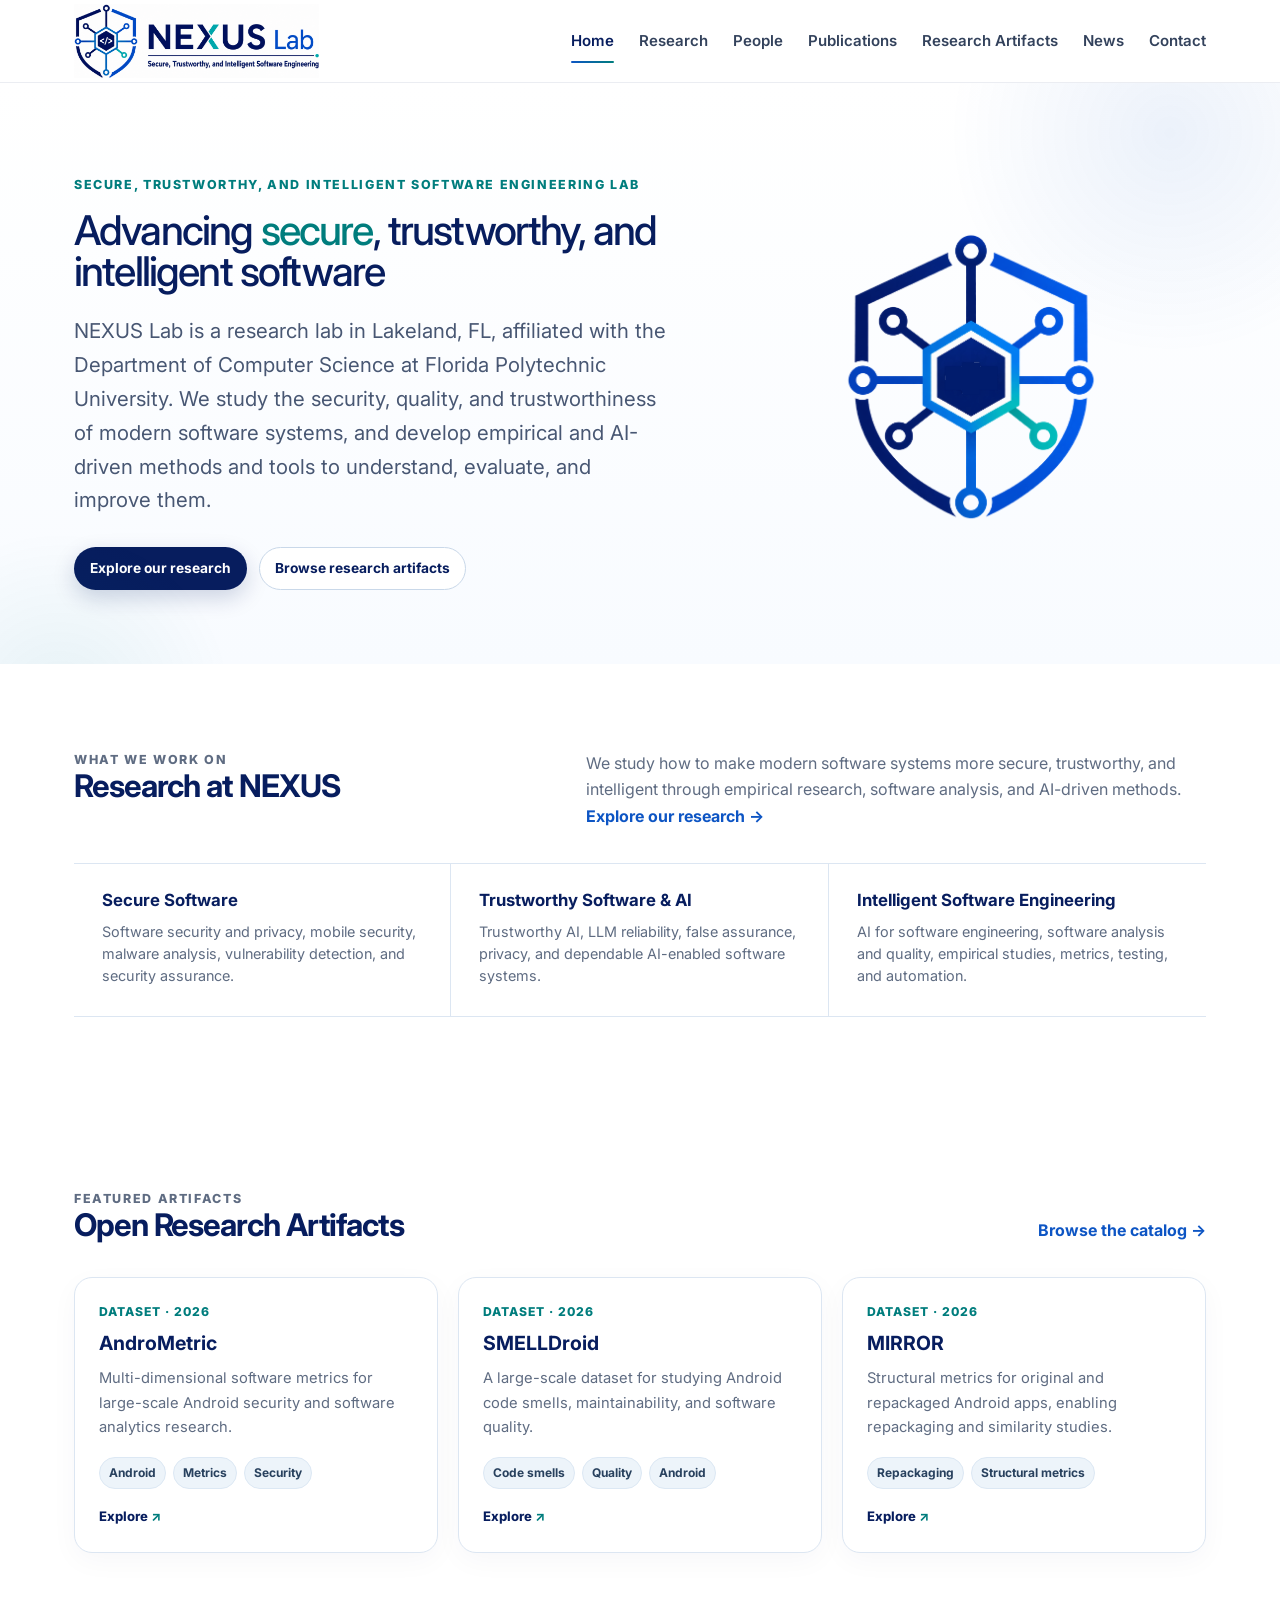
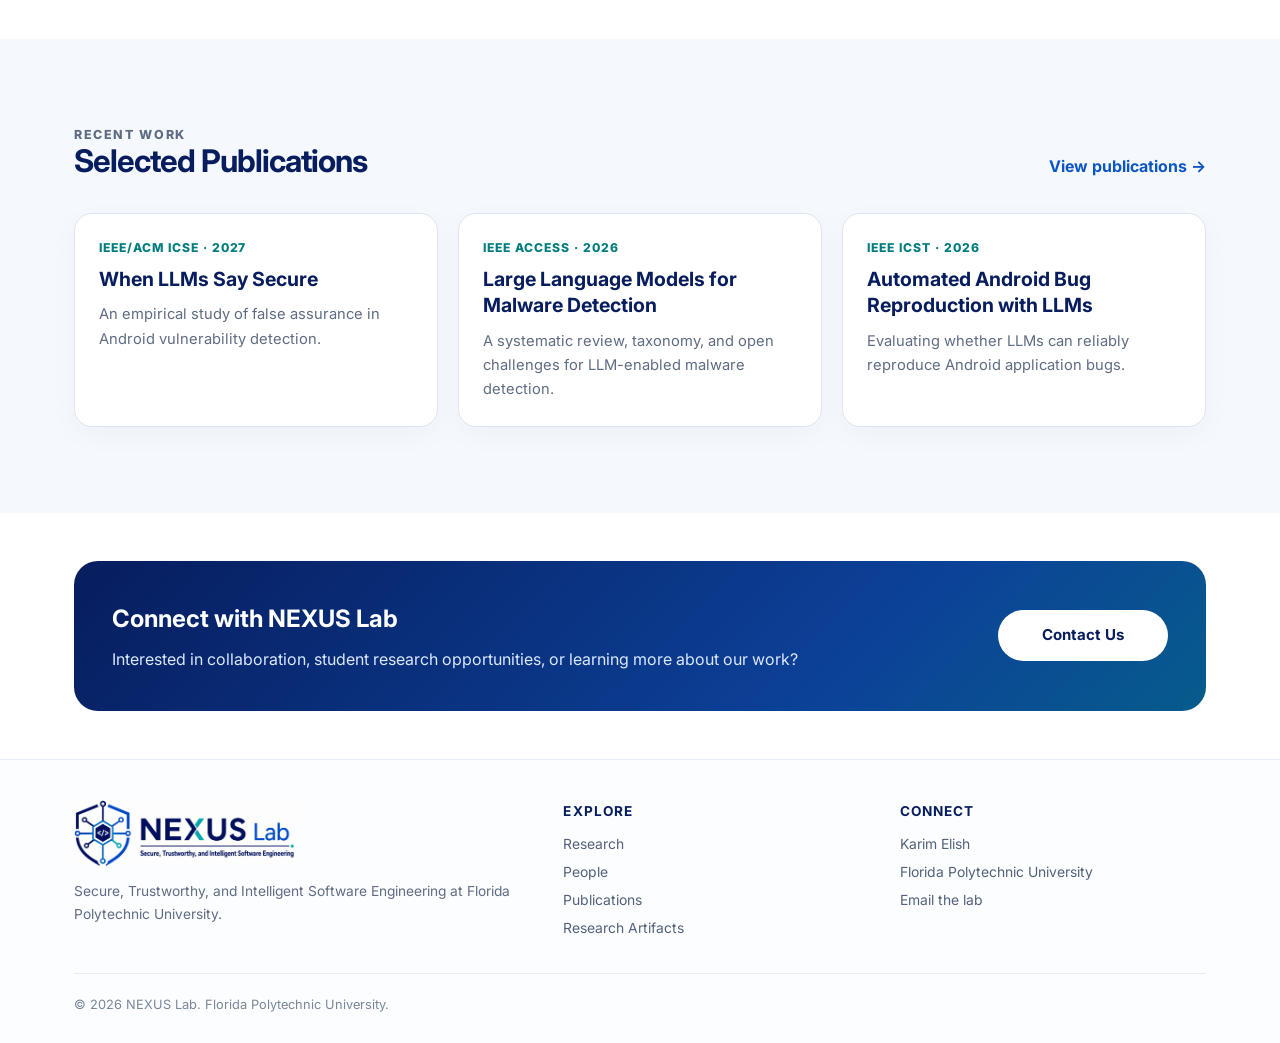
<file: index.html>
<!DOCTYPE html>

<html lang="en">
<head>
<!-- Google tag (gtag.js) -->
<script async="" src="https://www.googletagmanager.com/gtag/js?id=G-H16XZDQ11H"></script>
<script>
  window.dataLayer = window.dataLayer || [];
  function gtag(){dataLayer.push(arguments);}
  gtag('js', new Date());

  gtag('config', 'G-H16XZDQ11H');
</script>
<meta charset="utf-8"/>
<meta content="width=device-width, initial-scale=1" name="viewport"/>
<title>Home | NEXUS Lab</title>
<meta content="NEXUS Lab at Florida Polytechnic University: secure, trustworthy, and intelligent software engineering through empirical and AI-driven research." name="description"/>
<meta content="#071d5e" name="theme-color"/>
<link href="https://fonts.googleapis.com" rel="preconnect"/>
<link crossorigin="" href="https://fonts.gstatic.com" rel="preconnect"/>
<link href="https://fonts.googleapis.com/css2?family=Inter:wght@400;500;600;700;800&amp;display=swap" rel="stylesheet"/>
<link href="/assets/css/style.css" rel="stylesheet"/>
<link href="/assets/img/favicon.png" rel="icon"/>
<link href="/assets/img/favicon.png" rel="apple-touch-icon"/>
<style>
  /* Home page research overview: broad NEXUS pillars rather than
     repeating the detailed Research page taxonomy. */
  .research-areas-section .section-head {
    align-items: flex-start;
  }

  .home-research-pillars {
    display: grid;
    grid-template-columns: repeat(3, minmax(0, 1fr));
    margin-top: 8px;
    border-top: 1px solid var(--line);
    border-bottom: 1px solid var(--line);
  }

  .home-research-pillar {
    min-width: 0;
    padding: 26px 28px 28px;
    border-right: 1px solid var(--line);
  }

  .home-research-pillar:last-child {
    border-right: 0;
  }

  .home-research-pillar h3 {
    margin: 0 0 9px;
    color: var(--navy);
    font-size: 1.05rem;
    line-height: 1.3;
  }

  .home-research-pillar p {
    margin: 0;
    color: var(--muted);
    font-size: .9rem;
    line-height: 1.55;
  }

  @media (max-width: 900px) {
    .home-research-pillars {
      grid-template-columns: 1fr;
    }

    .home-research-pillar {
      padding: 20px 2px;
      border-right: 0;
      border-bottom: 1px solid var(--line);
    }

    .home-research-pillar:last-child {
      border-bottom: 0;
    }
  }


  /* Home page: compact version of the Research page area layout */
  .home-research-list {
    display: grid;
    grid-template-columns: repeat(3, minmax(0, 1fr));
    gap: 14px;
    margin-top: 6px;
  }

  .home-research-item {
    display: flex;
    align-items: center;
    justify-content: center;
    min-height: 104px;
    padding: 18px 22px;
    background: #fff;
    border: 1px solid var(--line);
    border-radius: 15px;
    text-align: center;
    transition: transform .18s ease, border-color .18s ease, box-shadow .18s ease;
  }


  .home-research-item:hover {
    transform: translateY(-2px);
    border-color: #c9d8e8;
    box-shadow: 0 10px 26px rgba(15, 35, 60, .05);
  }

  .home-research-icon {
    width: 54px;
    height: 54px;
    display: grid;
    place-items: center;
    border-radius: 13px;
    background: #f1f7fb;
    color: var(--blue);
    border: 1px solid #dce8f5;
  }

  .home-research-icon svg {
    width: 30px;
    height: 30px;
    fill: none;
    stroke: currentColor;
    stroke-width: 1.8;
    stroke-linecap: round;
    stroke-linejoin: round;
  }

  .home-research-item h3 {
    margin: 0;
    max-width: 100%;
    color: var(--navy);
    font-size: 1rem;
    line-height: 1.35;
    text-align: center;
  }

  /* Align the Research areas heading block with the top of its description. */
  .research-areas-section .section-head {
    align-items: flex-start;
  }

  @media (max-width: 1040px) {
    .home-research-list {
      grid-template-columns: repeat(2, minmax(0, 1fr));
    }
  }

  @media (max-width: 620px) {
    .home-research-list {
      grid-template-columns: 1fr;
    }

    .home-research-item {
      min-height: 78px;
      padding: 16px;
    }
  }
</style>
</head>
<body>
<a class="skip-link" href="#main">Skip to content</a>
<header class="site-header">
<div class="container nav-wrap">
<a aria-label="NEXUS Lab home" class="brand" href="/">
<img alt="NEXUS Lab — Secure, Trustworthy, and Intelligent Software Engineering" src="/assets/img/nexus-logo.png"/>
</a>
<button aria-expanded="false" aria-label="Toggle navigation" class="menu-toggle">
        ☰
      </button>
<nav aria-label="Primary navigation" class="nav">
<a class="active" href="/">Home</a>
<a href="/research/">Research</a>
<a href="/people/">People</a>
<a href="/publications/">Publications</a>
<a href="/artifacts/">Research Artifacts</a>
<a href="/news/">News</a>
<a href="/contact/">Contact</a>
</nav>
</div>
</header>
<main id="main">
<!-- HERO -->
<section class="hero">
<div class="container hero-grid">
<div>
<p class="eyebrow">Secure, Trustworthy, and Intelligent Software Engineering Lab</p>
<h1>
            Advancing <span>secure</span>, trustworthy, and intelligent software
          </h1>
<p class="lead">
          NEXUS Lab is a research lab in Lakeland, FL, affiliated with the Department of Computer Science at Florida Polytechnic University. 
            We study the security, quality, and trustworthiness of modern software systems, and develop empirical and AI-driven methods and tools 
            to understand, evaluate, and improve them.
          </p>
<div class="hero-actions">
<a class="btn btn-primary" href="/research/">
              Explore our research
            </a>
<a class="btn btn-secondary" href="/artifacts/">
              Browse research artifacts
            </a>
</div>
</div>
<div aria-hidden="true" class="hero-visual">
<div class="hero-emblem">
<img alt="" class="hero-emblem-base" src="/assets/img/favicon.png"/>
<span aria-hidden="true" class="hero-code-sequence">
<img alt="" class="code-erase" src="/assets/img/hero-animation/code-erase.png"/>
<img alt="" class="code-part code-left" src="/assets/img/hero-animation/code-left.png"/>
<img alt="" class="code-part code-slash" src="/assets/img/hero-animation/code-slash.png"/>
<img alt="" class="code-part code-right" src="/assets/img/hero-animation/code-right.png"/>
</span>
</div>
</div>
</div>
</section>
<!-- RESEARCH AREAS -->
<section class="section research-areas-section">
<div class="container">
<div class="section-head">
<div>
<p class="eyebrow">What we work on</p>
<h2>Research at NEXUS</h2>
</div>
<div>
<p>We study how to make modern software systems more secure, trustworthy, and intelligent through empirical research, software analysis, and AI-driven methods.</p>
<a class="text-link" href="/research/">Explore our research</a>
</div>
</div>
<div aria-label="NEXUS research pillars" class="home-research-pillars">
<article class="home-research-pillar">
<h3>Secure Software</h3>
<p>Software security and privacy, mobile security, malware analysis, vulnerability detection, and security assurance.</p>
</article>
<article class="home-research-pillar">
<h3>Trustworthy Software &amp; AI</h3>
<p>Trustworthy AI, LLM reliability, false assurance, privacy, and dependable AI-enabled software systems.</p>
</article>
<article class="home-research-pillar">
<h3>Intelligent Software Engineering</h3>
<p>AI for software engineering, software analysis and quality, empirical studies, metrics, testing, and automation.</p>
</article>
</div>
</div>
</section>
<!-- FEATURED ARTIFACTS -->
<section class="section">
<div class="container">
<div class="section-head">
<div>
<p class="eyebrow">Featured artifacts</p>
<h2>Open Research Artifacts</h2>
</div>
<a class="text-link" href="/artifacts/">Browse the catalog</a>
</div>
<div class="card-grid">
<article class="card">
<div class="card-kicker">Dataset · 2026</div>
<h3>AndroMetric</h3>
<p>
              Multi-dimensional software metrics for large-scale Android security and
              software analytics research.
            </p>
<div class="tags">
<span class="tag">Android</span>
<span class="tag">Metrics</span>
<span class="tag">Security</span>
</div>
<div class="card-actions">
<a class="mini-link" href="/artifacts/#andrometric">Explore</a>
</div>
</article>
<article class="card">
<div class="card-kicker">Dataset · 2026</div>
<h3>SMELLDroid</h3>
<p>
              A large-scale dataset for studying Android code smells, maintainability,
              and software quality.
            </p>
<div class="tags">
<span class="tag">Code smells</span>
<span class="tag">Quality</span>
<span class="tag">Android</span>
</div>
<div class="card-actions">
<a class="mini-link" href="/artifacts/#smelldroid">Explore</a>
</div>
</article>
<article class="card">
<div class="card-kicker">Dataset · 2026</div>
<h3>MIRROR</h3>
<p>
              Structural metrics for original and repackaged Android apps, enabling
              repackaging and similarity studies.
            </p>
<div class="tags">
<span class="tag">Repackaging</span>
<span class="tag">Structural metrics</span>
</div>
<div class="card-actions">
<a class="mini-link" href="/artifacts/#mirror">Explore</a>
</div>
</article>
</div>
</div>
</section>
<!-- RECENT WORK -->
<section class="section section-soft">
<div class="container">
<div class="section-head">
<div>
<p class="eyebrow">Recent work</p>
<h2>Selected Publications</h2>
</div>
<a class="text-link" href="/publications/">View publications</a>
</div>
<div class="card-grid">
<article class="card">
<div class="card-kicker">IEEE/ACM ICSE · 2027</div>
<h3>When LLMs Say Secure</h3>
<p>
              An empirical study of false assurance in Android vulnerability detection.
            </p>
</article>
<article class="card">
<div class="card-kicker">IEEE Access · 2026</div>
<h3>Large Language Models for Malware Detection</h3>
<p>
              A systematic review, taxonomy, and open challenges for LLM-enabled malware
              detection.
            </p>
</article>
<!-- <article class="card">
            <div class="card-kicker">IEEE ICSA · 2026</div>
            <h3>Security-Aware Architectural Smells in Android</h3>
            <p>
              Rethinking MVC violations through a security-aware architectural lens.
            </p>
          </article>-->
<article class="card">
<div class="card-kicker">IEEE ICST · 2026</div>
<h3>Automated Android Bug Reproduction with LLMs</h3>
<p>
              Evaluating whether LLMs can reliably reproduce Android application bugs.
            </p>
</article>
</div>
</div>
</section>
<!-- CLOSING CTA -->
<section class="cta">
<div class="container">
<div class="cta-box">
<div>
<h2>Connect with NEXUS Lab</h2>
<p>
          Interested in collaboration, student research opportunities, or learning more
          about our work?
        </p>
</div>
<div class="cta-actions">
<a class="btn" href="/contact/">Contact Us</a>
<!-- <a class="btn" href="/research/">Explore Our Research</a> -->
</div>
</div>
</div>
</section>
</main>
<footer class="site-footer">
<div class="container">
<div class="footer-grid">
<div class="footer-brand">
<img alt="NEXUS Lab" src="/assets/img/nexus-logo.png"/>
<p>
            Secure, Trustworthy, and Intelligent Software Engineering at
            Florida Polytechnic University.
          </p>
</div>
<div class="footer-col">
<h3>Explore</h3>
<a href="/research/">Research</a>
<a href="/people/">People</a>
<a href="/publications/">Publications</a>
<a href="/artifacts/">Research Artifacts</a>
</div>
<div class="footer-col">
<h3>Connect</h3>
<a href="https://karim-elish.github.io/" rel="noopener" target="_blank">
            Karim Elish
          </a>
<a href="https://floridapoly.edu/" rel="noopener" target="_blank">
            Florida Polytechnic University
          </a>
<a href="mailto:kelish@floridapoly.edu">Email the lab</a>
</div>
</div>
<div class="footer-bottom">
<span>© <span data-year=""></span> NEXUS Lab. Florida Polytechnic University.</span>
</div>
</div>
</footer>
<script src="/assets/js/site.js"></script>
</body>
</html>
</file>
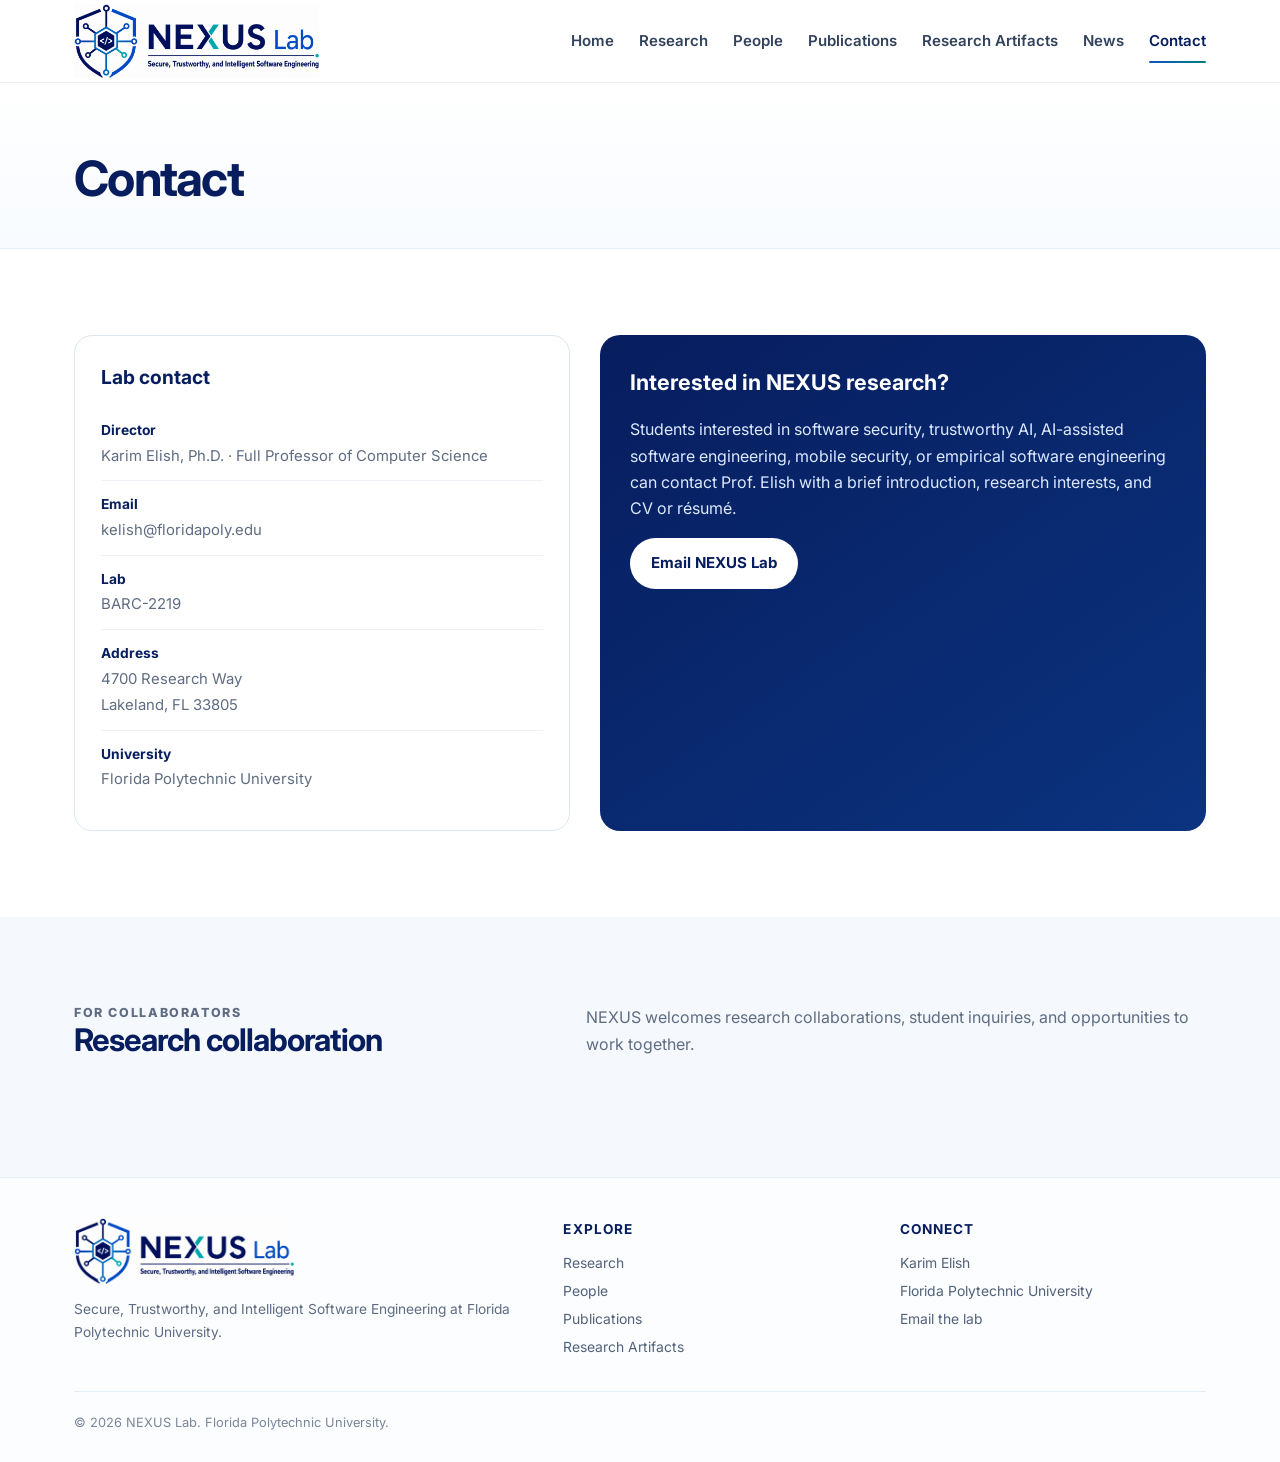
<file: contact/index.html>
<!doctype html><html lang="en"><head><meta charset="utf-8"><meta name="viewport" content="width=device-width,initial-scale=1"><title>Contact | NEXUS Lab</title><meta name="description" content="Contact NEXUS Lab at Florida Polytechnic University."><meta name="theme-color" content="#071d5e"><link rel="preconnect" href="https://fonts.googleapis.com"><link rel="preconnect" href="https://fonts.gstatic.com" crossorigin><link href="https://fonts.googleapis.com/css2?family=Inter:wght@400;500;600;700;800&display=swap" rel="stylesheet"><link rel="stylesheet" href="/assets/css/style.css"><link rel="icon" type="image/png" sizes="32x32" href="/assets/img/favicon.png">
<link rel="apple-touch-icon" href="/assets/img/favicon.png"></head><body><a class="skip-link" href="#main">Skip to content</a><header class="site-header"><div class="container nav-wrap"><a class="brand" href="/" aria-label="NEXUS Lab home"><img src="/assets/img/nexus-logo.png" alt="NEXUS Lab — Secure, Trustworthy, and Intelligent Software Engineering"></a><button class="menu-toggle" aria-label="Toggle navigation" aria-expanded="false">☰</button><nav class="nav" aria-label="Primary navigation"><a class="" href="/">Home</a><a class="" href="/research/">Research</a><a class="" href="/people/">People</a><a class="" href="/publications/">Publications</a><a class="" href="/artifacts/">Research Artifacts</a><a class="" href="/news/">News</a><a class="active" href="/contact/">Contact</a></nav></div></header><main id="main"><section class="page-hero"><div class="container"><h1>Contact</h1>
  <!-- <p>Connect with NEXUS Lab at Florida Polytechnic University.</p> -->
</div></section><section class="section"><div class="container"><div class="contact-grid"><div class="contact-card"><h2>Lab contact</h2><div class="contact-row"><strong>Director</strong><span>Karim Elish, Ph.D. · Full Professor of Computer Science</span></div><div class="contact-row"><strong>Email</strong><a href="mailto:kelish@floridapoly.edu">kelish@floridapoly.edu</a></div><div class="contact-row"><strong>Lab</strong><span>BARC-2219</span></div><div class="contact-row"><strong>Address</strong><span>4700 Research Way<br>Lakeland, FL 33805</span></div><div class="contact-row"><strong>University</strong><a href="https://floridapoly.edu/" target="_blank" rel="noopener">Florida Polytechnic University</a></div></div><div class="join-box"><h2>Interested in NEXUS research?</h2><p>Students interested in software security, trustworthy AI, AI-assisted software engineering, mobile security, or empirical software engineering can contact Prof. Elish with a brief introduction, research interests, and CV or résumé.</p><a class="btn" href="mailto:kelish@floridapoly.edu?subject=NEXUS%20Lab%20Research%20Interest">Email NEXUS Lab</a></div></div></div></section><section class="section section-soft"><div class="container"><div class="section-head"><div><p class="eyebrow">For collaborators</p><h2>Research collaboration</h2></div><p>NEXUS welcomes research collaborations, student inquiries, and opportunities to work together.</p></div></div></section></main><footer class="site-footer"><div class="container"><div class="footer-grid"><div class="footer-brand"><img src="/assets/img/nexus-logo.png" alt="NEXUS Lab"><p>Secure, Trustworthy, and Intelligent Software Engineering at Florida Polytechnic University.</p></div><div class="footer-col"><h3>Explore</h3><a href="/research/">Research</a><a href="/people/">People</a><a href="/publications/">Publications</a><a href="/artifacts/">Research Artifacts</a></div><div class="footer-col"><h3>Connect</h3><a href="https://karim-elish.github.io/" target="_blank" rel="noopener">Karim Elish</a><a href="https://floridapoly.edu/" target="_blank" rel="noopener">Florida Polytechnic University</a><a href="mailto:kelish@floridapoly.edu">Email the lab</a></div></div><div class="footer-bottom"><span>© <span data-year></span> NEXUS Lab. Florida Polytechnic University.</span></div></div></footer><script src="/assets/js/site.js"></script></body></html>
</file>
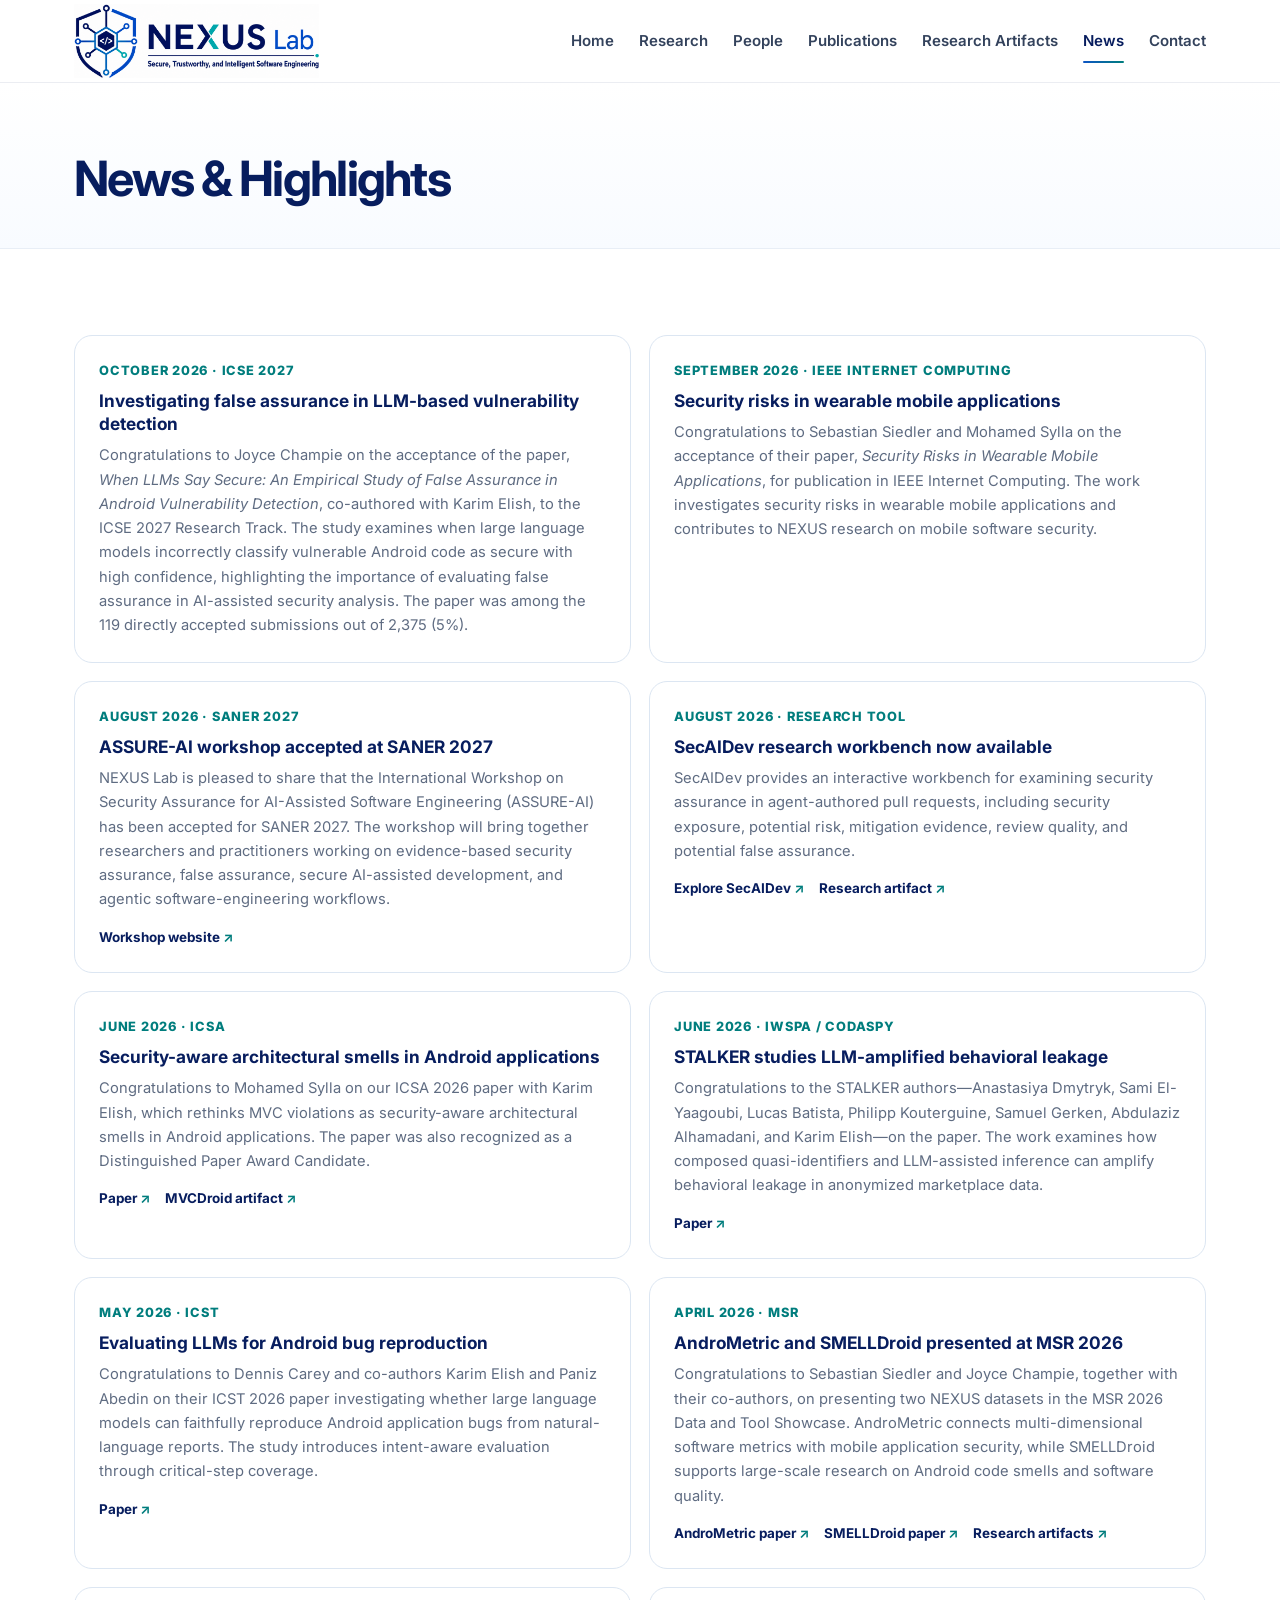
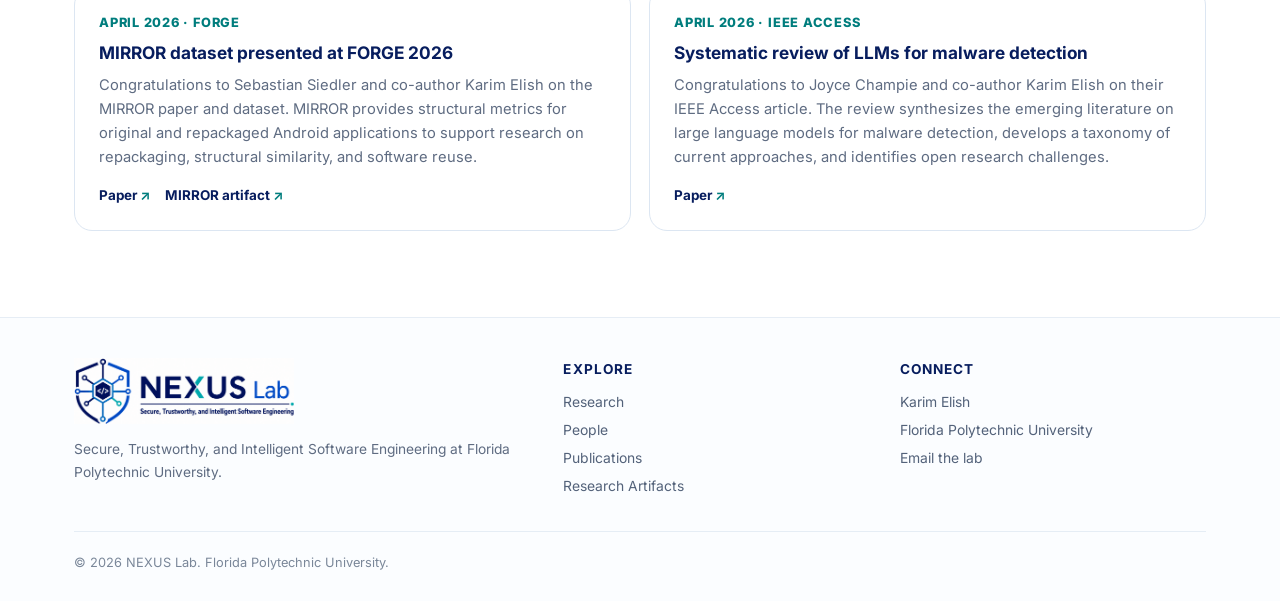
<file: news/index.html>
<!doctype html>
<html lang="en">
<head>
<meta charset="utf-8">
<meta name="viewport" content="width=device-width,initial-scale=1">
<title>News | NEXUS Lab</title>
<meta name="description" content="News and research highlights from NEXUS Lab.">
<meta name="theme-color" content="#071d5e">
<link rel="preconnect" href="https://fonts.googleapis.com">
<link rel="preconnect" href="https://fonts.gstatic.com" crossorigin>
<link href="https://fonts.googleapis.com/css2?family=Inter:wght@400;500;600;700;800&display=swap" rel="stylesheet">
<link rel="stylesheet" href="/assets/css/style.css">
<link rel="icon" type="image/png" sizes="32x32" href="/assets/img/favicon.png">
<link rel="apple-touch-icon" href="/assets/img/favicon.png">
<style>
  .news-card .card-actions {
    margin-top: 14px;
    display: flex;
    flex-wrap: wrap;
    gap: 14px;
  }

  .news-card .mini-link {
    font-size: .84rem;
    font-weight: 700;
  }

  .news-card p {
    max-width: 900px;
  }
</style>
</head>
<body>
<a class="skip-link" href="#main">Skip to content</a>
<header class="site-header">
<div class="container nav-wrap">
<a class="brand" href="/" aria-label="NEXUS Lab home">
<img src="/assets/img/nexus-logo.png" alt="NEXUS Lab — Secure, Trustworthy, and Intelligent Software Engineering">
</a>
<button class="menu-toggle" aria-label="Toggle navigation" aria-expanded="false">☰</button>
<nav class="nav" aria-label="Primary navigation">
<a class="" href="/">Home</a>
<a class="" href="/research/">Research</a>
<a class="" href="/people/">People</a>
<a class="" href="/publications/">Publications</a>
<a class="" href="/artifacts/">Research Artifacts</a>
<a class="active" href="/news/">News</a>
<a class="" href="/contact/">Contact</a>
</nav>
</div>
</header>
<main id="main">
<section class="page-hero">
<div class="container">

<h1>News & Highlights</h1>
<!-- <p>Publications, student achievements, research artifacts, and milestones from NEXUS Lab.</p> -->

</section>
<section class="section">
<div class="container">
<div class="news-list">

<article class="news-card">
  <div class="news-date">October 2026 · ICSE 2027</div>
  <h2>Investigating false assurance in LLM-based vulnerability detection</h2>
  <p>
    Congratulations to Joyce Champie on the acceptance of the paper,
    <em>When LLMs Say Secure: An Empirical Study of False Assurance in Android Vulnerability Detection</em>,
    co-authored with Karim Elish, to the ICSE 2027 Research Track. The study examines when
    large language models incorrectly classify vulnerable Android code as secure with high
    confidence, highlighting the importance of evaluating false assurance in AI-assisted
    security analysis. The paper was among the 119 directly accepted submissions out of 2,375 (5%).
  </p>
</article>


  
  <article class="news-card">
  <div class="news-date">September 2026 · IEEE Internet Computing</div>
  <h2>Security risks in wearable mobile applications</h2>
  <p>
   Congratulations to Sebastian Siedler and Mohamed Sylla on the acceptance of their paper,
    <em>Security Risks in Wearable Mobile Applications</em>,
    for publication in IEEE Internet Computing. The work investigates security risks
    in wearable mobile applications and contributes to NEXUS research on mobile software security.
  </p>
</article>

  
<article class="news-card">
<div class="news-date">August 2026 · SANER 2027</div>
<h2>ASSURE-AI workshop accepted at SANER 2027</h2>
<p>
      NEXUS Lab is pleased to share that the International Workshop on Security Assurance
      for AI-Assisted Software Engineering (ASSURE-AI) has been accepted for SANER 2027.
      The workshop will bring together researchers and practitioners working on evidence-based
      security assurance, false assurance, secure AI-assisted development, and agentic
      software-engineering workflows.
    </p>
<div class="card-actions">
<a class="mini-link" href="https://assure-workshop.github.io" target="_blank" rel="noopener">
        Workshop website
      </a>
</div>
</article>
<article class="news-card">
<div class="news-date">August 2026 · Research Tool</div>
<h2>SecAIDev research workbench now available</h2>
<p>
      SecAIDev provides an interactive workbench for examining security assurance in
      agent-authored pull requests, including security exposure, potential risk, mitigation
      evidence, review quality, and potential false assurance.
    </p>
<div class="card-actions">
<a class="mini-link" href="https://agent-pr-dashboard.vercel.app/" target="_blank" rel="noopener">
        Explore SecAIDev
      </a>
<a class="mini-link" href="/artifacts/#secaidev">
        Research artifact
      </a>
</div>
</article>
<article class="news-card">
<div class="news-date">June 2026 · ICSA</div>
<h2>Security-aware architectural smells in Android applications</h2>
<p>
      Congratulations to Mohamed Sylla on our ICSA 2026 paper with Karim Elish,
      which rethinks MVC violations as security-aware architectural smells in Android
      applications. The paper was also recognized as a Distinguished Paper Award Candidate.
    </p>
<div class="card-actions">
<a class="mini-link"
         href="https://conf.researchr.org/details/icsa-2026/icsa-2026-new-and-emerging-ideas/5/Rethinking-MVC-Violations-as-Security-Aware-Architectural-Smells-in-Android-Applicati"
         target="_blank" rel="noopener">
        Paper
      </a>
<a class="mini-link" href="/artifacts/#mvcdroid">
        MVCDroid artifact
      </a>
</div>
</article>
<article class="news-card">
<div class="news-date">June 2026 · IWSPA / CODASPY</div>
<h2>STALKER studies LLM-amplified behavioral leakage</h2>
<p>
      Congratulations to the STALKER authors—Anastasiya Dmytryk, Sami El-Yaagoubi,
      Lucas Batista, Philipp Kouterguine, Samuel Gerken, Abdulaziz Alhamadani,
      and Karim Elish—on the paper. The work examines how composed quasi-identifiers and
      LLM-assisted inference can amplify behavioral leakage in anonymized marketplace data.
    </p>
<div class="card-actions">
<a class="mini-link" href="https://doi.org/10.1145/3806007.3810967" target="_blank" rel="noopener">
        Paper
      </a>
</div>
</article>
<article class="news-card">
<div class="news-date">May 2026 · ICST</div>
<h2>Evaluating LLMs for Android bug reproduction</h2>
<p>
      Congratulations to Dennis Carey and co-authors Karim Elish and Paniz Abedin on their ICST 2026
      paper investigating whether large language models can faithfully reproduce Android
      application bugs from natural-language reports. The study introduces intent-aware
      evaluation through critical-step coverage.
    </p>
<div class="card-actions">
<a class="mini-link" href="https://doi.org/10.1109/ICST69053.2026.00057" target="_blank" rel="noopener">
        Paper
      </a>
</div>
</article>
<article class="news-card">
<div class="news-date">April 2026 · MSR</div>
<h2>AndroMetric and SMELLDroid presented at MSR 2026</h2>
<p>
      Congratulations to Sebastian Siedler and Joyce Champie, together with their
      co-authors, on presenting two NEXUS datasets in the MSR 2026 Data and Tool
      Showcase. AndroMetric connects multi-dimensional software metrics with mobile
      application security, while SMELLDroid supports large-scale research on Android
      code smells and software quality.
    </p>
<div class="card-actions">
<a class="mini-link" href="https://doi.org/10.1145/3793302.3793329" target="_blank" rel="noopener">
        AndroMetric paper
      </a>
<a class="mini-link" href="https://doi.org/10.1145/3793302.3793330" target="_blank" rel="noopener">
        SMELLDroid paper
      </a>
<a class="mini-link" href="/artifacts/">
        Research artifacts
      </a>
</div>
</article>
<article class="news-card">
<div class="news-date">April 2026 · FORGE</div>
<h2>MIRROR dataset presented at FORGE 2026</h2>
<p>
      Congratulations to Sebastian Siedler and co-author Karim Elish on the MIRROR paper and
      dataset. MIRROR provides structural metrics for original and repackaged Android
      applications to support research on repackaging, structural similarity, and
      software reuse.
    </p>
<div class="card-actions">
<a class="mini-link" href="https://doi.org/10.1145/3793655.3793713" target="_blank" rel="noopener">
        Paper
      </a>
<a class="mini-link" href="/artifacts/#mirror">
        MIRROR artifact
      </a>
</div>
</article>
<article class="news-card">
<div class="news-date">April 2026 · IEEE Access</div>
<h2>Systematic review of LLMs for malware detection</h2>
<p>
      Congratulations to Joyce Champie and co-author Karim Elish on their IEEE Access article.
      The review synthesizes the emerging literature on large language models for malware
      detection, develops a taxonomy of current approaches, and identifies open research
      challenges.
    </p>
<div class="card-actions">
<a class="mini-link" href="https://doi.org/10.1109/ACCESS.2026.3680058" target="_blank" rel="noopener">
        Paper
      </a>
</div>
</article>
</div>
</div>
</div>
</section>
</main>
<footer class="site-footer">
<div class="container">
<div class="footer-grid">
<div class="footer-brand">
<img src="/assets/img/nexus-logo.png" alt="NEXUS Lab">
<p>Secure, Trustworthy, and Intelligent Software Engineering at Florida Polytechnic University.</p>
</div>
<div class="footer-col">
<h3>Explore</h3>
<a href="/research/">Research</a>
<a href="/people/">People</a>
<a href="/publications/">Publications</a>
<a href="/artifacts/">Research Artifacts</a>
</div>
<div class="footer-col">
<h3>Connect</h3>
<a href="https://karim-elish.github.io/" target="_blank" rel="noopener">Karim Elish</a>
<a href="https://floridapoly.edu/" target="_blank" rel="noopener">Florida Polytechnic University</a>
<a href="mailto:kelish@floridapoly.edu">Email the lab</a>
</div>
</div>
<div class="footer-bottom">
<span>© <span data-year>
</span> NEXUS Lab. Florida Polytechnic University.</span>
</div>
</div>
</footer>
<script src="/assets/js/site.js">
</script>
</body>
</html>
</file>
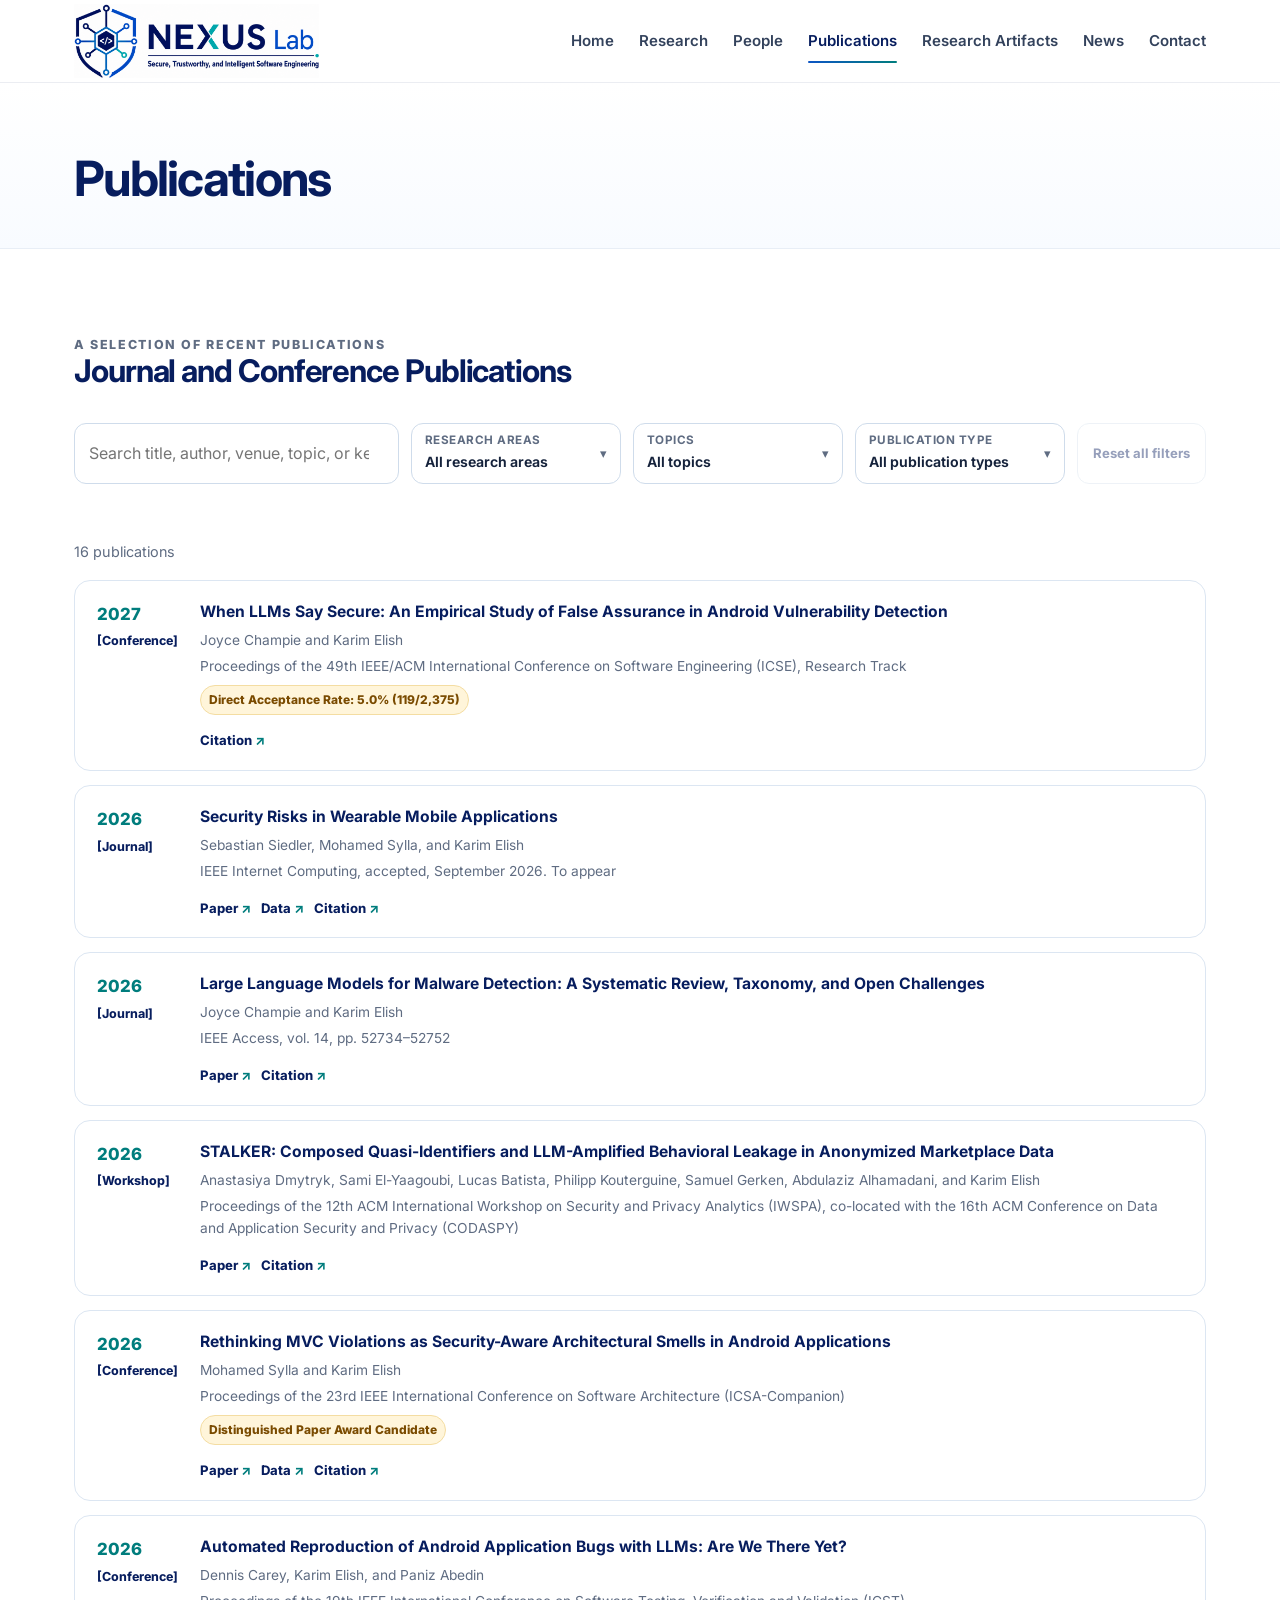
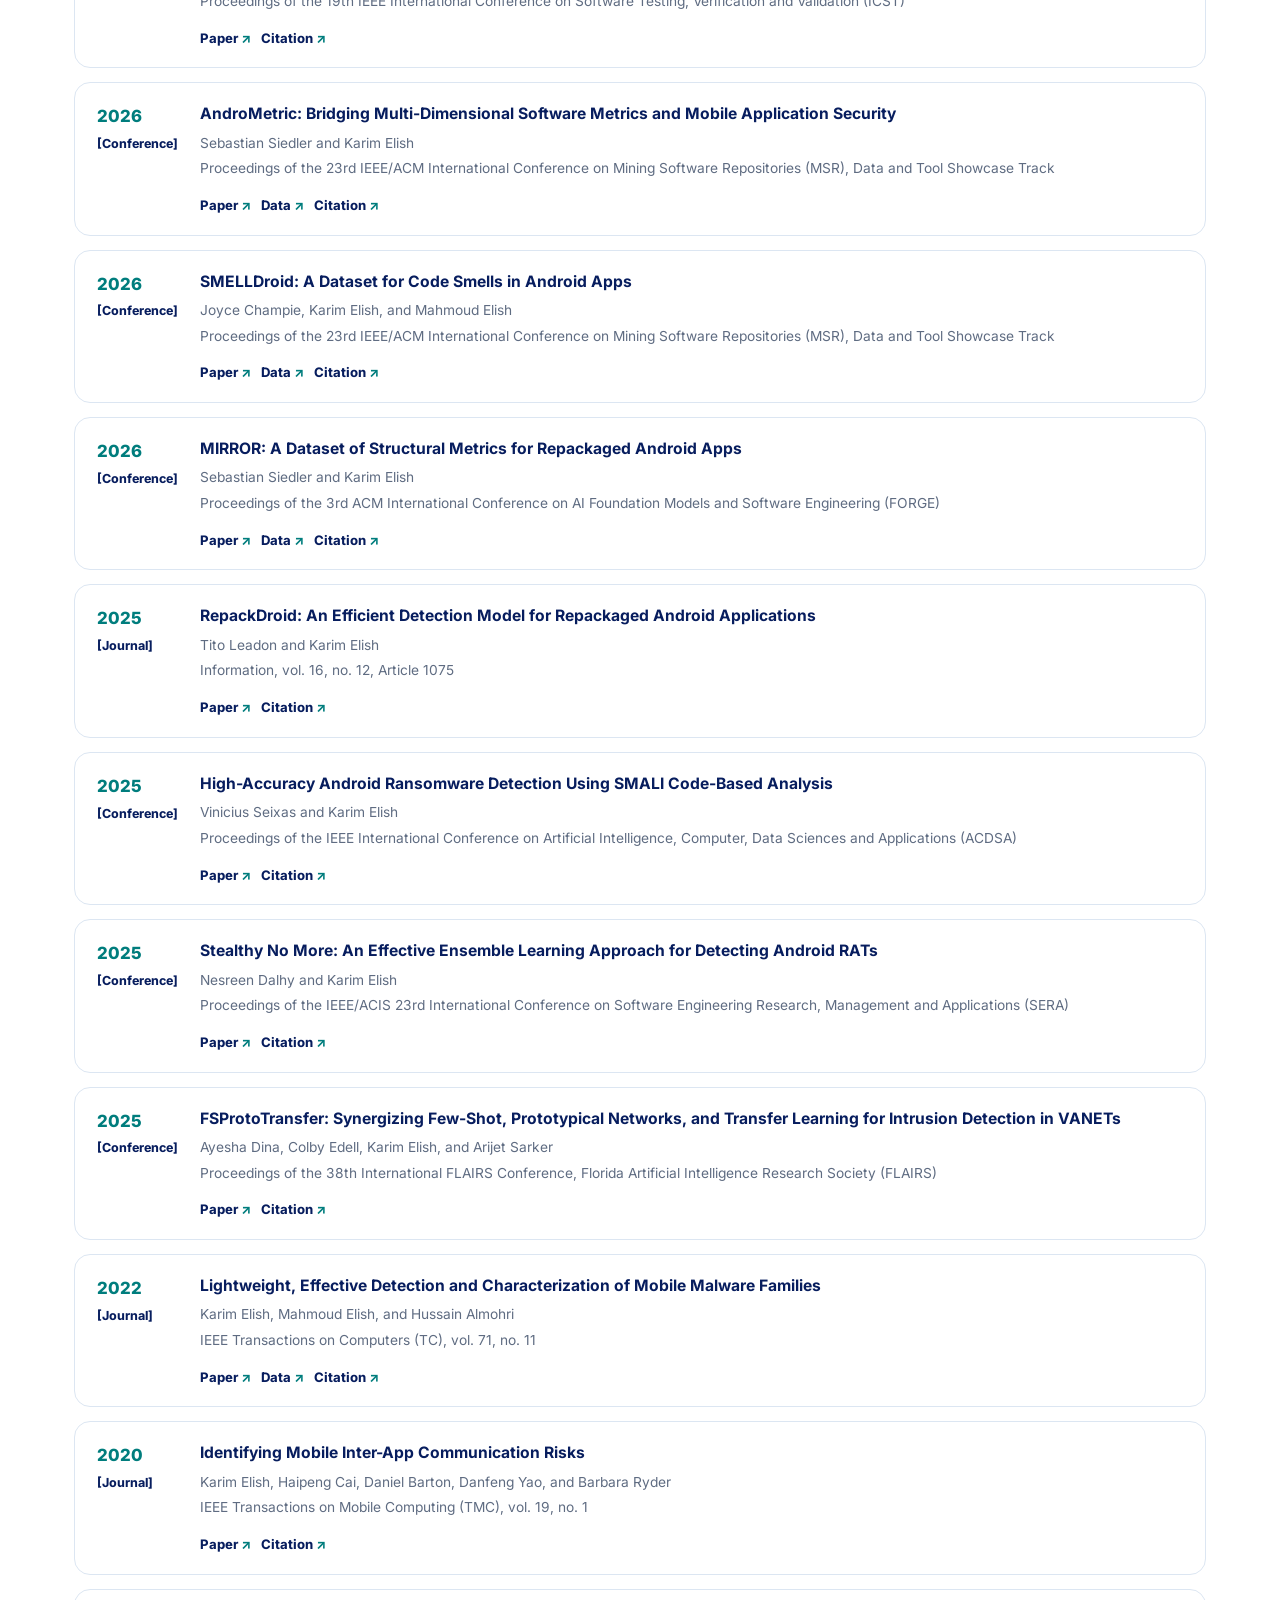
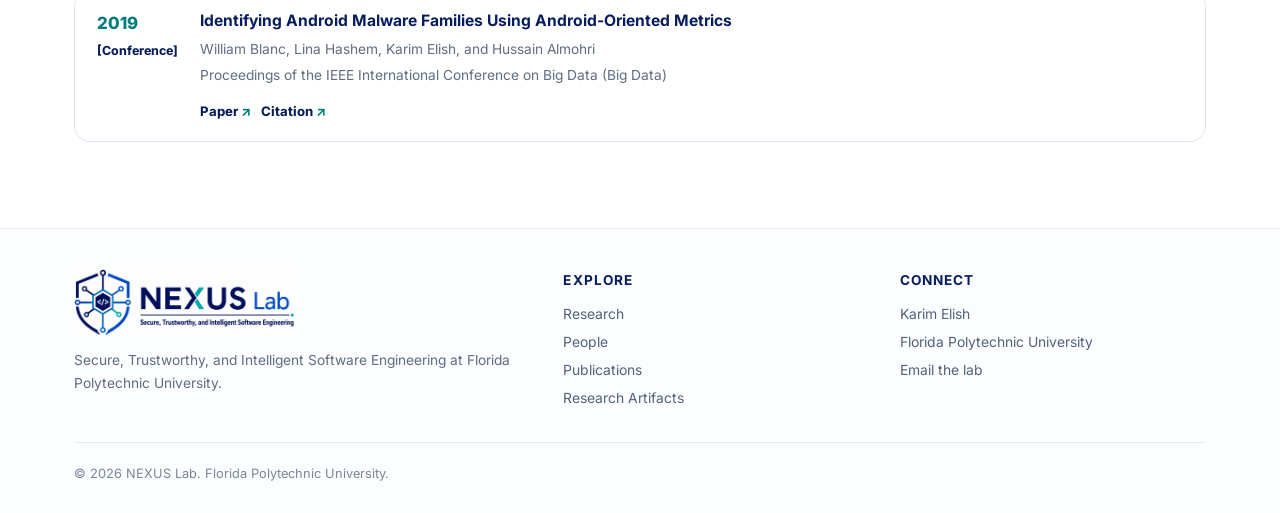
<file: publications/index.html>
<!doctype html>
<html lang="en">
<head>
<meta charset="utf-8">
<meta name="viewport" content="width=device-width,initial-scale=1">
<title>Publications | NEXUS Lab</title>
<meta name="description" content="Selected NEXUS Lab publications in software security, Android security, malware analysis, software analytics, and AI-assisted software engineering.">
<meta name="theme-color" content="#071d5e">
<link rel="preconnect" href="https://fonts.googleapis.com">
<link rel="preconnect" href="https://fonts.gstatic.com" crossorigin>
<link href="https://fonts.googleapis.com/css2?family=Inter:wght@400;500;600;700;800&display=swap" rel="stylesheet">
<link rel="stylesheet" href="/assets/css/style.css">
<link rel="icon" type="image/png" sizes="32x32" href="/assets/img/favicon.png">
<link rel="apple-touch-icon" href="/assets/img/favicon.png">


<style>
  .publication-tools {
    margin-top: 8px;
  }

  .filter-row {
    display: grid;
    grid-template-columns: minmax(280px, 1fr) 210px 210px 210px auto;
    gap: 12px;
    align-items: stretch;
    margin: 24px 0 10px;
  }

  .filter-row .search-input {
    width: 100%;
    min-height: 48px;
  }

  .filter-dropdown {
    position: relative;
  }

  .filter-trigger {
    width: 100%;
    min-height: 48px;
    padding: 10px 13px;
    border: 1px solid #cfdceb;
    border-radius: 12px;
    background: #fff;
    color: var(--ink);
    cursor: pointer;
    display: flex;
    align-items: center;
    justify-content: space-between;
    gap: 10px;
    text-align: left;
  }

  .filter-trigger:hover,
  .filter-trigger[aria-expanded="true"] {
    border-color: var(--blue);
  }

  .filter-trigger-main {
    min-width: 0;
  }

  .filter-trigger-label {
    display: block;
    font-size: .73rem;
    font-weight: 700;
    color: var(--muted);
    text-transform: uppercase;
    letter-spacing: .04em;
    line-height: 1.1;
    margin-bottom: 3px;
  }

  .filter-trigger-value {
    display: block;
    font-size: .88rem;
    font-weight: 650;
    color: var(--ink);
    white-space: nowrap;
    overflow: hidden;
    text-overflow: ellipsis;
  }

  .filter-chevron {
    color: var(--muted);
    font-size: .8rem;
    flex: 0 0 auto;
  }

  .filter-panel {
    position: absolute;
    z-index: 40;
    top: calc(100% + 8px);
    right: 0;
    width: min(430px, 92vw);
    padding: 16px;
    background: #fff;
    border: 1px solid var(--line);
    border-radius: 16px;
    box-shadow: 0 18px 48px rgba(15, 35, 60, .16);
  }

  .filter-panel[hidden] {
    display: none;
  }

  .filter-panel-head {
    display: flex;
    justify-content: space-between;
    align-items: flex-start;
    gap: 14px;
    margin-bottom: 12px;
  }

  .filter-panel-head strong {
    display: block;
    color: var(--navy);
    margin-bottom: 2px;
  }

  .filter-panel-head span {
    color: var(--muted);
    font-size: .78rem;
  }

  .filter-close {
    border: 0;
    background: transparent;
    color: var(--muted);
    font-size: 1.25rem;
    line-height: 1;
    cursor: pointer;
  }

  .filter-find {
    width: 100%;
    padding: 10px 12px;
    border: 1px solid #cfdceb;
    border-radius: 10px;
    background: #fff;
    color: var(--ink);
    outline: none;
    margin-bottom: 10px;
  }

  .filter-find:focus {
    border-color: var(--blue);
    box-shadow: 0 0 0 3px rgba(13, 85, 196, .08);
  }

  .filter-list {
    max-height: 290px;
    overflow-y: auto;
    border-top: 1px solid #edf2f7;
    border-bottom: 1px solid #edf2f7;
  }

  .filter-option {
    display: grid;
    grid-template-columns: 22px minmax(0, 1fr) auto;
    gap: 8px;
    align-items: center;
    width: 100%;
    padding: 9px 4px;
    border: 0;
    border-bottom: 1px solid #f0f4f8;
    background: transparent;
    color: var(--ink);
    text-align: left;
    cursor: pointer;
  }

  .filter-option:last-child {
    border-bottom: 0;
  }

  .filter-option:hover {
    background: #f7fbff;
  }

  .filter-check {
    width: 17px;
    height: 17px;
    border: 1.5px solid #b8c8d8;
    border-radius: 4px;
    display: grid;
    place-items: center;
    color: #fff;
    font-size: .68rem;
    font-weight: 800;
  }

  .filter-option.active .filter-check {
    background: var(--navy);
    border-color: var(--navy);
  }

  .filter-option-name {
    font-size: .84rem;
    font-weight: 600;
  }

  .filter-option-count {
    color: var(--muted);
    font-size: .77rem;
  }

  .filter-empty {
    padding: 16px 4px;
    color: var(--muted);
    font-size: .82rem;
  }

  .filter-panel-actions {
    display: flex;
    justify-content: space-between;
    align-items: center;
    gap: 12px;
    padding-top: 12px;
  }

  .filter-clear {
    border: 0;
    background: transparent;
    color: var(--blue);
    font: inherit;
    font-size: .8rem;
    font-weight: 700;
    cursor: pointer;
    padding: 5px 0;
  }

  .filter-done {
    border: 0;
    border-radius: 999px;
    background: var(--navy);
    color: #fff;
    font: inherit;
    font-size: .8rem;
    font-weight: 700;
    cursor: pointer;
    padding: 8px 14px;
  }

  .reset-filters {
    min-height: 48px;
    padding: 0 15px;
    border: 1px solid #d7e2ed;
    border-radius: 12px;
    background: #fff;
    color: var(--navy);
    font: inherit;
    font-size: .82rem;
    font-weight: 700;
    cursor: pointer;
    white-space: nowrap;
  }

  .reset-filters:hover:not(:disabled) {
    border-color: var(--blue);
  }

  .reset-filters:disabled {
    opacity: .42;
    cursor: default;
  }

  .active-filter-summary {
    min-height: 24px;
    margin-bottom: 22px;
    color: var(--muted);
    font-size: .8rem;
  }

  .active-filter-summary strong {
    color: var(--ink);
  }

  .catalog-meta.single {
    justify-content: flex-start;
  }

  @media (max-width: 1050px) {
    .filter-row {
      grid-template-columns: 1fr 1fr;
    }

    .reset-filters {
      width: 100%;
    }
  }

  @media (max-width: 720px) {
    .filter-row {
      grid-template-columns: 1fr;
    }

    .filter-panel {
      left: 0;
      right: auto;
      width: min(100%, 92vw);
    }
  }
</style>










<style id="publication-entry-resources">
  /* Preserve the original year-at-left publication layout. */
  .pub-list {
    display: grid;
    gap: 14px;
  }

  /* Compact metadata stack in the left publication column. */
  .pub-side-meta {
    min-width: 0;
  }

  .pub-type-label {
    display: block;
    margin-top: 5px;
    font-size: .78rem;
    font-weight: 750;
    color: var(--navy);
    line-height: 1.3;
    white-space: nowrap;
  }

  /* Match the Research Artifacts / mini-link treatment. */  .pub-actions {
    display: flex;
    gap: 10px;
    margin-top: 17px;
    flex-wrap: wrap;
    align-items: center;
  }

  .pub-action {
    appearance: none;
    border: 0;
    background: transparent;
    padding: 0;
    font: inherit;
    font-size: .82rem;
    font-weight: 750;
    color: var(--navy);
    line-height: 1.35;
    text-decoration: none;
    cursor: pointer;
  }

  .pub-action::after {
    content: " ↗";
    color: var(--teal);
  }

  .pub-action:hover {
    text-decoration: underline;
    text-underline-offset: 2px;
  }

  .pub-citation-panel {
    margin-top: 10px;
    padding: 10px 12px;
    border: 1px solid var(--line);
    border-radius: 10px;
    background: #f8fbfe;
  }

  .pub-citation-panel[hidden] {
    display: none;
  }

  .pub-citation-head {
    display: flex;
    justify-content: space-between;
    align-items: center;
    gap: 12px;
    margin-bottom: 7px;
    color: var(--muted);
    font-size: .74rem;
    font-weight: 700;
  }

  .pub-copy-citation {
    border: 0;
    background: transparent;
    color: var(--navy);
    font: inherit;
    font-size: .82rem;
    font-weight: 750;
    cursor: pointer;
    padding: 0;
  }

  .pub-copy-citation::after {
    content: " ↗";
    color: var(--teal);
  }

  .pub-citation-panel pre {
    margin: 0;
    overflow-x: auto;
    white-space: pre;
    color: var(--ink);
    font-size: .74rem;
    line-height: 1.45;
  }

  @media (max-width: 720px) {
    .pub-list {
      gap: 12px;
    }

    .pub-type-label {
      margin-top: 4px;
      font-size: .75rem;
    }

    .pub-actions {
      margin-top: 14px;
    }
  }
</style>

</head>
<body>
<a class="skip-link" href="#main">Skip to content</a>
<header class="site-header">
<div class="container nav-wrap">
<a class="brand" href="/" aria-label="NEXUS Lab home">
<img src="/assets/img/nexus-logo.png" alt="NEXUS Lab — Secure, Trustworthy, and Intelligent Software Engineering">
</a>
<button class="menu-toggle" aria-label="Toggle navigation" aria-expanded="false">☰</button>
<nav class="nav" aria-label="Primary navigation">
<a class="" href="/">Home</a>
<a class="" href="/research/">Research</a>
<a class="" href="/people/">People</a>
<a class="active" href="/publications/">Publications</a>
<a class="" href="/artifacts/">Research Artifacts</a>
<a class="" href="/news/">News</a>
<a class="" href="/contact/">Contact</a>
</nav>
</div>
</header>
<main id="main">
<section class="page-hero">
<div class="container">

<h1>Publications</h1>


</section>


<section class="section">
  <div class="container">
    <div class="section-head">
      <div>
        <p class="eyebrow">A selection of recent publications</p>
        <h2>Journal and Conference Publications</h2>
      </div>
    </div>

    <div class="publication-tools">
      <div class="filter-row">
        <input
          id="pub-search"
          class="search-input"
          type="search"
          placeholder="Search title, author, venue, topic, or keyword…"
          aria-label="Search publications"
        >

        <div class="filter-dropdown">
          <button
            id="area-trigger"
            class="filter-trigger"
            type="button"
            aria-expanded="false"
            aria-controls="area-panel"
          >
            <span class="filter-trigger-main">
              <span class="filter-trigger-label">Research areas</span>
              <span id="area-trigger-value" class="filter-trigger-value">All research areas</span>
            </span>
            <span class="filter-chevron">▾</span>
          </button>

          <div id="area-panel" class="filter-panel" hidden>
            <div class="filter-panel-head">
              <div>
                <strong>Filter by research area</strong>
                <span id="area-meta"></span>
              </div>
              <button id="area-close" class="filter-close" type="button" aria-label="Close research area filter">×</button>
            </div>

            <input
              id="area-find"
              class="filter-find"
              type="search"
              placeholder="Find a research area…"
              aria-label="Find a research area"
            >

            <div id="area-list" class="filter-list"></div>

            <div class="filter-panel-actions">
              <button id="area-clear" class="filter-clear" type="button">Clear areas</button>
              <button id="area-done" class="filter-done" type="button">Done</button>
            </div>
          </div>
        </div>

        <div class="filter-dropdown">
          <button
            id="topic-trigger"
            class="filter-trigger"
            type="button"
            aria-expanded="false"
            aria-controls="topic-panel"
          >
            <span class="filter-trigger-main">
              <span class="filter-trigger-label">Topics</span>
              <span id="topic-trigger-value" class="filter-trigger-value">All topics</span>
            </span>
            <span class="filter-chevron">▾</span>
          </button>

          <div id="topic-panel" class="filter-panel" hidden>
            <div class="filter-panel-head">
              <div>
                <strong>Filter by topic</strong>
                <span id="topic-meta"></span>
              </div>
              <button id="topic-close" class="filter-close" type="button" aria-label="Close topic filter">×</button>
            </div>

            <input
              id="topic-find"
              class="filter-find"
              type="search"
              placeholder="Find a topic…"
              aria-label="Find a topic"
            >

            <div id="topic-list" class="filter-list"></div>

            <div class="filter-panel-actions">
              <button id="topic-clear" class="filter-clear" type="button">Clear topics</button>
              <button id="topic-done" class="filter-done" type="button">Done</button>
            </div>
          </div>
        </div>

        <div class="filter-dropdown">
          <button
            id="type-trigger"
            class="filter-trigger"
            type="button"
            aria-expanded="false"
            aria-controls="type-panel"
          >
            <span class="filter-trigger-main">
              <span class="filter-trigger-label">Publication type</span>
              <span id="type-trigger-value" class="filter-trigger-value">All publication types</span>
            </span>
            <span class="filter-chevron">▾</span>
          </button>

          <div id="type-panel" class="filter-panel" hidden>
            <div class="filter-panel-head">
              <div>
                <strong>Filter by publication type</strong>
                <span id="type-meta"></span>
              </div>
              <button id="type-close" class="filter-close" type="button" aria-label="Close publication type filter">×</button>
            </div>

            <input
              id="type-find"
              class="filter-find"
              type="search"
              placeholder="Find a publication type…"
              aria-label="Find a publication type"
            >

            <div id="type-list" class="filter-list"></div>

            <div class="filter-panel-actions">
              <button id="type-clear" class="filter-clear" type="button">Clear types</button>
              <button id="type-done" class="filter-done" type="button">Done</button>
            </div>
          </div>
        </div>

        <button id="reset-filters" class="reset-filters" type="button" disabled>
          Reset all filters
        </button>
      </div>

      <div id="active-filter-summary" class="active-filter-summary"></div>
    </div>

    <div class="catalog-meta single">
      <span id="pub-count"></span>
    </div>

    <div id="pub-list" class="pub-list"></div>
  </div>
</section>


</main>
<footer class="site-footer">
<div class="container">
<div class="footer-grid">
<div class="footer-brand">
<img src="/assets/img/nexus-logo.png" alt="NEXUS Lab">
<p>Secure, Trustworthy, and Intelligent Software Engineering at Florida Polytechnic University.</p>
</div>
<div class="footer-col">
<h3>Explore</h3>
<a href="/research/">Research</a>
<a href="/people/">People</a>
<a href="/publications/">Publications</a>
<a href="/artifacts/">Research Artifacts</a>
</div>
<div class="footer-col">
<h3>Connect</h3>
<a href="https://karim-elish.github.io/" target="_blank" rel="noopener">Karim Elish</a>
<a href="https://floridapoly.edu/" target="_blank" rel="noopener">Florida Polytechnic University</a>
<a href="mailto:kelish@floridapoly.edu">Email the lab</a>
</div>
</div>
<div class="footer-bottom">
<span>© <span data-year>
</span> NEXUS Lab. Florida Polytechnic University.</span>
</div>
</div>
</footer>
<script src="/assets/js/site.js">
</script>
<script src="/assets/js/data.js">
</script>
<script src="/assets/js/publications.js"></script>
</body>
</html>
</file>
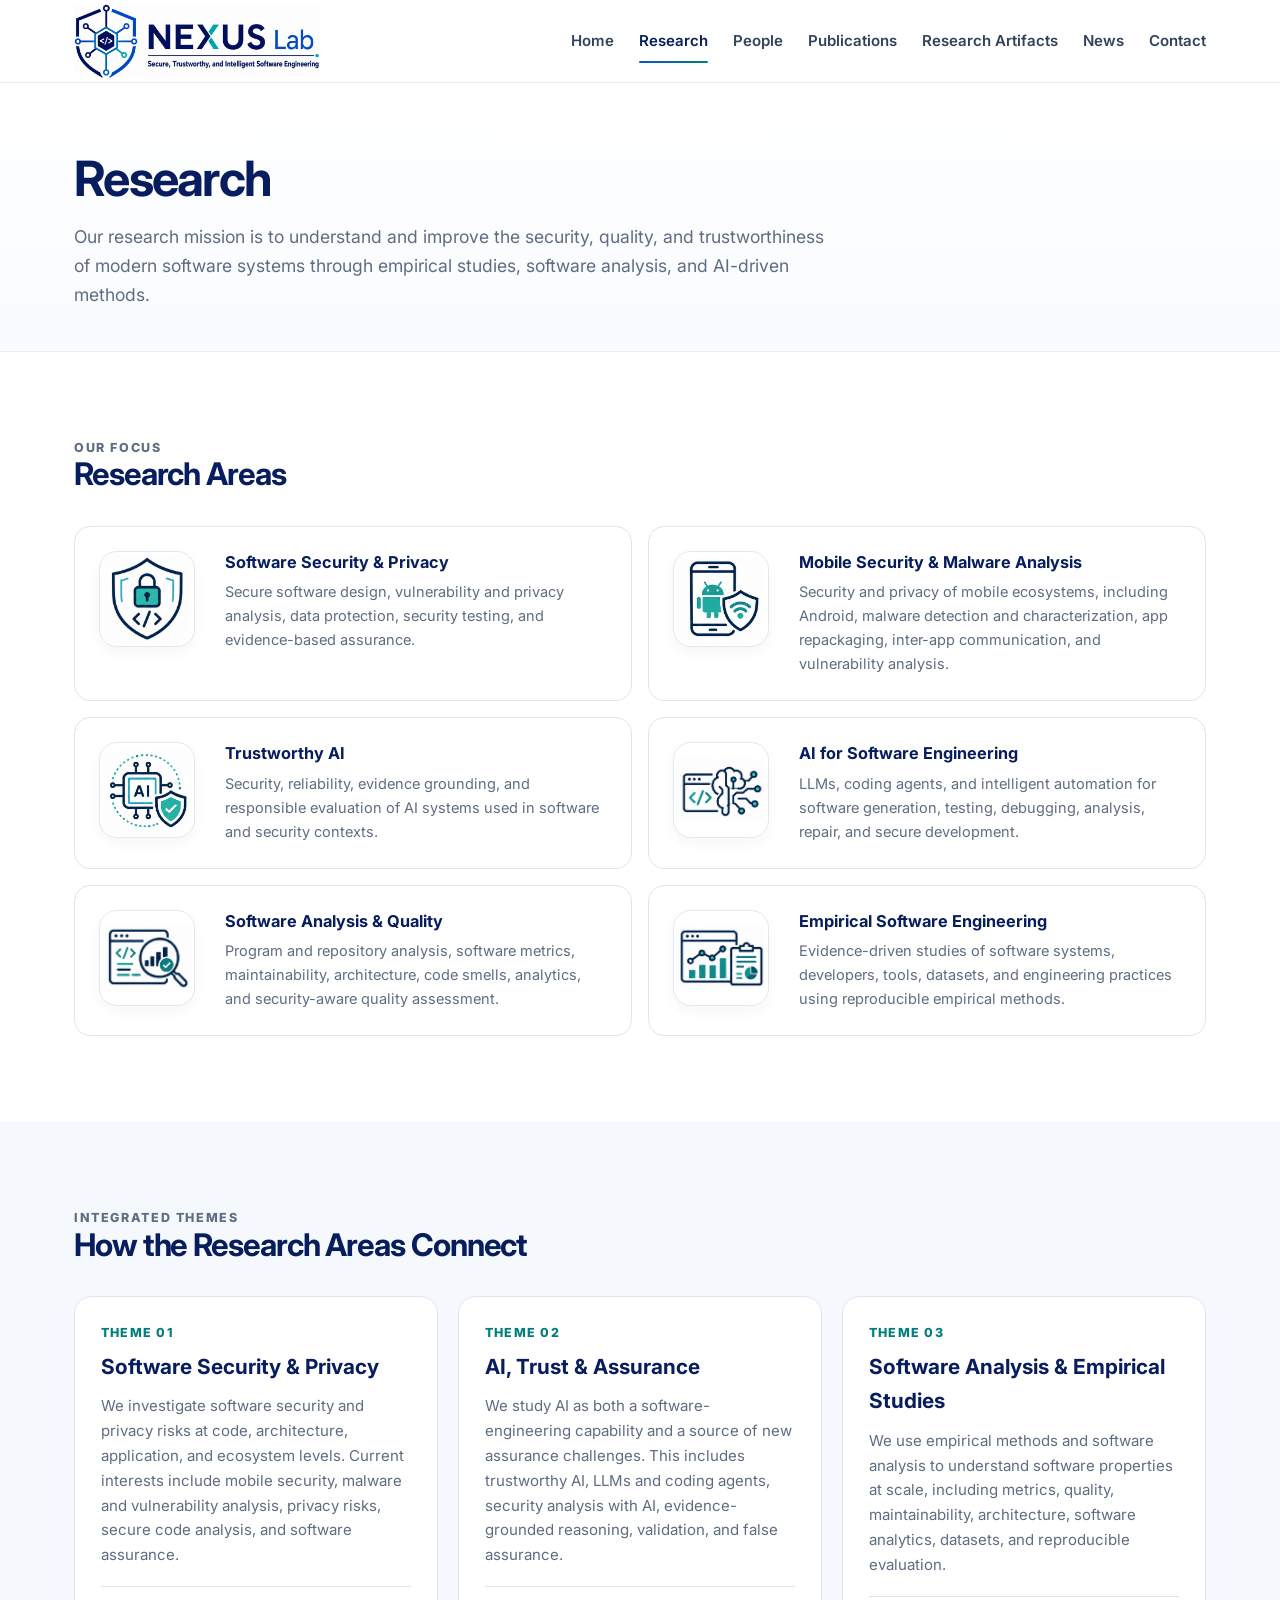
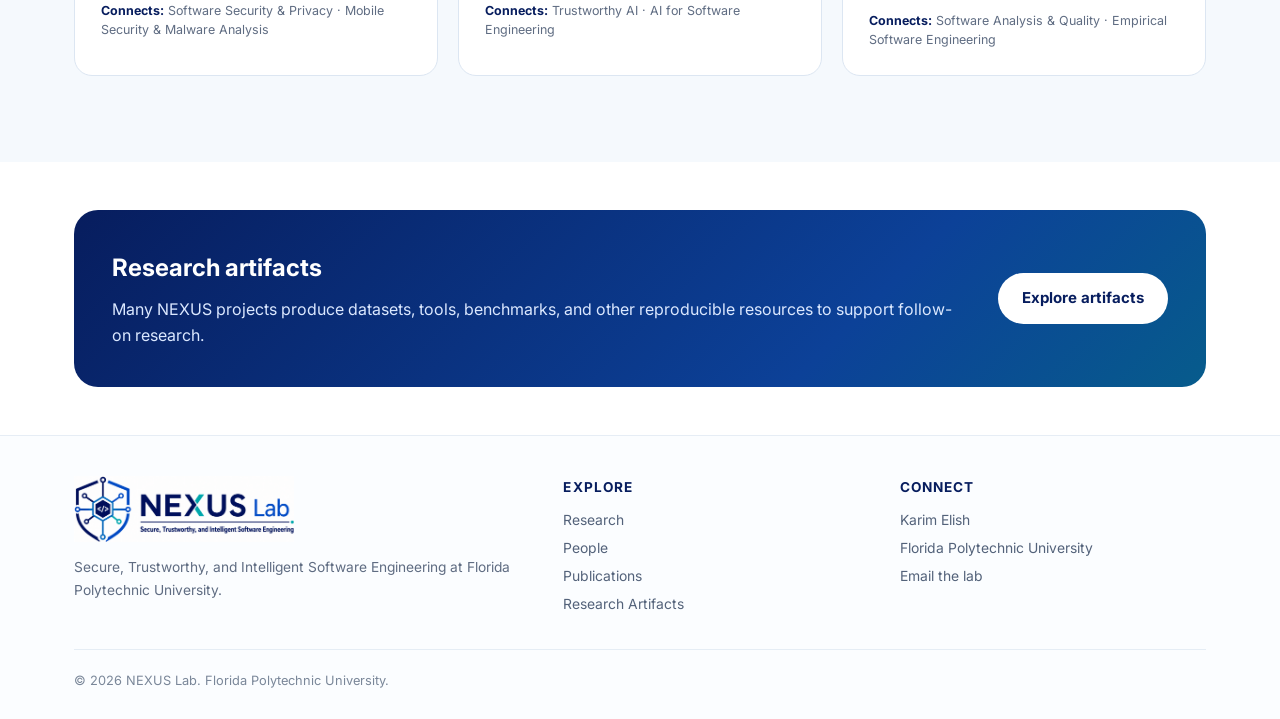
<file: research/index.html>
<!doctype html>
<html lang="en">
  <head>
    <meta charset="utf-8">
    <meta name="viewport" content="width=device-width,initial-scale=1">
    <title>Research | NEXUS Lab</title>
    <meta name="description" content="Research areas and themes of NEXUS Lab: software security and privacy, mobile security and malware analysis, trustworthy AI, AI for software engineering, software analysis and quality, and empirical software engineering.">
    <meta name="theme-color" content="#071d5e">
    <link rel="preconnect" href="https://fonts.googleapis.com">
    <link rel="preconnect" href="https://fonts.gstatic.com" crossorigin>
    <link href="https://fonts.googleapis.com/css2?family=Inter:wght@400;500;600;700;800&display=swap" rel="stylesheet">
    <link rel="stylesheet" href="/assets/css/style.css">
    <link rel="icon" type="image/png" sizes="32x32" href="/assets/img/favicon.png">
    <link rel="apple-touch-icon" href="/assets/img/favicon.png">
  
<style>
  /* Research page: editorial research area layout with simple icons */
  .research-area-list {
    display: grid;
    grid-template-columns: repeat(2, minmax(0, 1fr));
    gap: 16px;
    margin-top: 6px;
  }

  
  .research-area-item {
    display: grid;
    grid-template-columns: 78px minmax(0, 1fr);
    gap: 20px;
    align-items: start;
    padding: 24px;
    background: #fff;
    border: 1px solid var(--line);
    border-radius: 16px;
    transition: transform .18s ease, border-color .18s ease, box-shadow .18s ease;
  }

  .research-area-item:hover {
    transform: translateY(-2px);
    border-color: #c9d8e8;
    box-shadow: 0 10px 28px rgba(15, 35, 60, .06);
  }

  .research-area-icon {
    width: 74px;
    height: 74px;
    display: grid;
    place-items: center;
    border-radius: 18px;
    background: linear-gradient(145deg, #f6fbff 0%, #eaf4fb 100%);
    border: 1px solid #d5e5f2;
    color: var(--blue);
    box-shadow: inset 0 1px 0 rgba(255,255,255,.9), 0 5px 14px rgba(15,35,60,.04);
  }

  .research-area-icon svg {
    width: 42px;
    height: 42px;
    fill: none;
    stroke: currentColor;
    stroke-width: 1.8;
    stroke-linecap: round;
    stroke-linejoin: round;
  }

  .research-area-copy h3 {
    margin: 1px 0 8px;
    color: var(--navy);
    font-size: 1.02rem;
    line-height: 1.25;
  }

  .research-area-copy p {
    margin: 0;
    color: var(--muted);
    font-size: .91rem;
    line-height: 1.65;
  }


  .research-mission {
    padding: 34px 0 6px;
  }

  .research-mission-inner {
    max-width: 900px;
  }

  .research-mission .eyebrow {
    margin-bottom: 8px;
  }

  .research-mission h2 {
    margin: 0 0 10px;
    color: var(--navy);
    font-size: clamp(1.45rem, 2.2vw, 1.9rem);
    line-height: 1.2;
  }

  .research-mission p {
    max-width: 850px;
    margin: 0;
    color: var(--muted);
    font-size: 1.02rem;
    line-height: 1.7;
  }

  .themes-intro {
    max-width: 760px;
    margin: -2px 0 24px;
    color: var(--muted);
  }

  .theme-card .tags {
    display: none;
  }

  .theme-connects {
    margin-top: 18px;
    padding-top: 14px;
    border-top: 1px solid var(--line);
    color: var(--muted);
    font-size: .78rem;
    line-height: 1.55;
  }

  .theme-connects strong {
    color: var(--navy);
  }

  @media (max-width: 820px) {
    .research-area-list {
      grid-template-columns: 1fr;
    }
  }

  @media (max-width: 520px) {
    .research-area-item {
      grid-template-columns: 54px minmax(0, 1fr);
      gap: 14px;
      padding: 19px;
    }

    .research-area-icon {
      width: 50px;
      height: 50px;
      border-radius: 13px;
    }

    .research-area-icon svg {
      width: 28px;
      height: 28px;
    }
  }

  /* Research-area image icons */
  .research-area-item {
    grid-template-columns: 104px minmax(0, 1fr);
    gap: 22px;
  }

  .research-area-icon {
    width: 96px;
    height: 96px;
    display: grid;
    place-items: center;
    border-radius: 18px;
    background: #fff;
    border: 1px solid #e0e9f2;
    overflow: hidden;
  }

  .research-area-icon img {
    display: block;
    width: 88px;
    height: 88px;
    object-fit: contain;
  }

  @media (max-width: 520px) {
    .research-area-item {
      grid-template-columns: 68px minmax(0, 1fr);
      gap: 14px;
    }

    .research-area-icon {
      width: 62px;
      height: 62px;
      border-radius: 14px;
    }

    .research-area-icon img {
      width: 56px;
      height: 56px;
    }
  }

</style>
</head>
  <body>
    <a class="skip-link" href="#main">Skip to content</a>
    <header class="site-header">
      <div class="container nav-wrap">
        <a class="brand" href="/" aria-label="NEXUS Lab home">
          <img src="/assets/img/nexus-logo.png" alt="NEXUS Lab — Secure, Trustworthy, and Intelligent Software Engineering">
        </a>
        <button class="menu-toggle" aria-label="Toggle navigation" aria-expanded="false">☰</button>
        <nav class="nav" aria-label="Primary navigation">
          <a class="" href="/">Home</a>
          <a class="active" href="/research/">Research</a>
          <a class="" href="/people/">People</a>
          <a class="" href="/publications/">Publications</a>
          <a class="" href="/artifacts/">Research Artifacts</a>
          <a class="" href="/news/">News</a>
          <a class="" href="/contact/">Contact</a>
        </nav>
      </div>
    </header>
    <main id="main">
      <section class="page-hero">
        <div class="container">
          
              <h1>Research</h1>
              <p> Our research mission is to understand and improve the security, quality, and trustworthiness of modern software systems through empirical studies, software analysis, and AI-driven methods.</p>
          
              <!-- <p>We study secure and trustworthy software through interconnected research in software security and privacy, AI, software analysis and quality, and empirical studies.</p> -->
           
          </section>


<!-- RESEARCH AREAS -->
<section class="section">
  <div class="container">
    <div class="section-head">
      <div>
        <p class="eyebrow">Our focus</p>
        <h2>Research Areas</h2>
      </div>
      <!--<p>
        Our research spans security, AI, software analysis, software quality, and empirical
        software engineering. These areas frequently overlap within individual projects.
      </p>-->
    </div>

   <div class="research-area-list">

  <!-- Software Security & Privacy -->
  <article class="research-area-item">
    <div class="research-area-icon">
      <img src="/assets/img/research/software-security-privacy.png" alt="" aria-hidden="true">
    </div>
    <div class="research-area-copy">
      <h3>Software Security &amp; Privacy</h3>
      <p>
        Secure software design, vulnerability and privacy analysis, data protection,
        security testing, and evidence-based assurance.
      </p>
    </div>
  </article>

  <!-- Mobile Security & Malware Analysis -->
  <article class="research-area-item">
    <div class="research-area-icon">
      <img src="/assets/img/research/mobile-security-malware.png" alt="" aria-hidden="true">
    </div>
    <div class="research-area-copy">
      <h3>Mobile Security &amp; Malware Analysis</h3>
      <p>
        Security and privacy of mobile ecosystems, including Android, malware detection
        and characterization, app repackaging, inter-app communication, and vulnerability analysis.
      </p>
    </div>
  </article>

  <!-- Trustworthy AI -->
  <article class="research-area-item">
   <div class="research-area-icon">
      <img src="/assets/img/research/trustworthy-ai.png" alt="" aria-hidden="true">
    </div>
    <div class="research-area-copy">
          <h3>Trustworthy AI</h3>
          <p>Security, reliability, evidence grounding, and responsible evaluation of AI systems used in software and security contexts.</p>
        </div>
  </article>

  <!-- AI for Software Engineering -->
  <article class="research-area-item">
    <div class="research-area-icon">
      <img src="/assets/img/research/ai-software-engineering.png" alt="" aria-hidden="true">
    </div>
    <div class="research-area-copy">
          <h3>AI for Software Engineering</h3>
          <p>LLMs, coding agents, and intelligent automation for software generation, testing, debugging, analysis, repair, and secure development.</p>
        </div>
  </article>

  <!-- Software Analysis & Quality -->
  <article class="research-area-item">
   <div class="research-area-icon">
      <img src="/assets/img/research/software-analysis-quality.png" alt="" aria-hidden="true">
    </div>
    <div class="research-area-copy">
          <h3>Software Analysis &amp; Quality</h3>
          <p>Program and repository analysis, software metrics, maintainability, architecture, code smells, analytics, and security-aware quality assessment.</p>
        </div>
  </article>

  <!-- Empirical Software Engineering -->
  <article class="research-area-item">
    <div class="research-area-icon">
      <img src="/assets/img/research/empirical-software-engineering.png" alt="" aria-hidden="true">
    </div>
    <div class="research-area-copy">
      <h3>Empirical Software Engineering</h3>
      <p>
        Evidence-driven studies of software systems, developers, tools, datasets,
        and engineering practices using reproducible empirical methods.
      </p>
    </div>
  </article>

</div>
  </div>
</section>


<!-- INTEGRATED THEMES -->
<section class="section section-soft">
  <div class="container">
    <div class="section-head">
      <div>
        <p class="eyebrow">Integrated themes</p>
        <h2>How the Research Areas Connect</h2>
      </div>
    </div>

    <!-- <p class="themes-intro">
      The areas above are not isolated. They come together through three broader themes
      that reflect how NEXUS frames research questions across security, AI, software
      analysis, and empirical evaluation.
    </p> -->

    <div class="theme-grid">
      <article class="theme-card">
        <div class="num">THEME 01</div>
        <h3>Software Security &amp; Privacy</h3>
        <p>
          We investigate software security and privacy risks at code, architecture,
          application, and ecosystem levels. Current interests include mobile security,
          malware and vulnerability analysis, privacy risks, secure code analysis,
          and software assurance.
        </p>
        <div class="theme-connects">
          <strong>Connects:</strong>
          Software Security &amp; Privacy · Mobile Security &amp; Malware Analysis
        </div>
      </article>

      <article class="theme-card">
        <div class="num">THEME 02</div>
        <h3>AI, Trust &amp; Assurance</h3>
        <p>
          We study AI as both a software-engineering capability and a source of new
          assurance challenges. This includes trustworthy AI, LLMs and coding agents,
          security analysis with AI, evidence-grounded reasoning, validation, and false assurance.
        </p>
        <div class="theme-connects">
          <strong>Connects:</strong>
          Trustworthy AI · AI for Software Engineering
        </div>
      </article>

      <article class="theme-card">
        <div class="num">THEME 03</div>
        <h3>Software Analysis &amp; Empirical Studies</h3>
        <p>
          We use empirical methods and software analysis to understand software properties
          at scale, including metrics, quality, maintainability, architecture, software
          analytics, datasets, and reproducible evaluation.
        </p>
        <div class="theme-connects">
          <strong>Connects:</strong>
          Software Analysis &amp; Quality · Empirical Software Engineering
        </div>
      </article>
    </div>
  </div>
</section>

<section class="cta">
            <div class="container">
              <div class="cta-box">
                <div>
                  <h2>Research artifacts</h2>
                  <p>Many NEXUS projects produce datasets, tools, benchmarks, and other reproducible resources to support follow-on research.</p>
                </div>
                <a class="btn" href="/artifacts/">Explore artifacts</a>
              </div>
            </div>
          </section>
        </main>
        <footer class="site-footer">
          <div class="container">
            <div class="footer-grid">
              <div class="footer-brand">
                <img src="/assets/img/nexus-logo.png" alt="NEXUS Lab">
                <p>Secure, Trustworthy, and Intelligent Software Engineering at Florida Polytechnic University.</p>
              </div>
              <div class="footer-col">
                <h3>Explore</h3>
                <a href="/research/">Research</a>
                <a href="/people/">People</a>
                <a href="/publications/">Publications</a>
                <a href="/artifacts/">Research Artifacts</a>
              </div>
              <div class="footer-col">
                <h3>Connect</h3>
                <a href="https://karim-elish.github.io/" target="_blank" rel="noopener">Karim Elish</a>
                <a href="https://floridapoly.edu/" target="_blank" rel="noopener">Florida Polytechnic University</a>
                <a href="mailto:kelish@floridapoly.edu">Email the lab</a>
              </div>
            </div>
            <div class="footer-bottom">
              <span>© <span data-year>
              </span> NEXUS Lab. Florida Polytechnic University.</span>
            </div>
          </div>
        </footer>
        <script src="/assets/js/site.js">
        </script>
      </body>
    </html>
</file>
<file: assets/css/style.css>
/* Typography refinement:
   Reduced h2 sizes site-wide while preserving hierarchy.
   Reduced hero headline size and tightened multiline spacing. */

:root {
  --navy:#071d5e;
  --blue:#0d55c4;
  --teal:#007d7d;
  --teal-2:#0aa8a4;
  --ink:#15223b;
  --muted:#5f6c82;
  --line:#dce6f2;
  --soft:#f5f9fd;
  --white:#fff;
  --shadow:0 14px 40px rgba(7,29,94,.08);
  --radius:18px;
  --max:1180px;
}
* {
  box-sizing:border-box
}
html {
  scroll-behavior:smooth
}
body {
  margin:0;
  font-family:Inter,ui-sans-serif,-apple-system,BlinkMacSystemFont,"Segoe UI",sans-serif;
  color:var(--ink);
  background:#fff;
  line-height:1.65;
  -webkit-font-smoothing:antialiased
}
a {
  color:var(--blue);
  text-decoration:none
}
a:hover {
  text-decoration:none
}
img {
  max-width:100%;
  display:block
}
button,input,select {
  font:inherit
}

a:focus-visible,
button:focus-visible,
input:focus-visible,
select:focus-visible {
  outline: 3px solid rgba(13,85,196,.35);
  outline-offset: 3px;
}

.container {
  width: min(1180px, 100%);
  margin-inline: auto;
  padding-inline: 24px;
}

.skip-link {
  position:absolute;
  left:-9999px;
  top:0
}
.skip-link:focus {
  left:12px;
  top:12px;
  z-index:9999;
  background:#fff;
  padding:10px 14px;
  border-radius:8px;
  box-shadow:var(--shadow)
}
.site-header {
  position:sticky;
  top:0;
  z-index:1000;
  background:rgba(255,255,255,.94);
  backdrop-filter:blur(15px);
  border-bottom:1px solid rgba(7,29,94,.08)
}
.nav-wrap {
  height:82px;
  display:flex;
  align-items:center;
  gap:28px
}
.brand {
  display:flex;
  align-items:center;
  margin-right:auto;
  min-width:0
}
.brand img {
  width:245px;
  height:auto
}
.nav {
  display:flex;
  align-items:center;
  gap:25px
}
.nav a {
  font-size:.94rem;
  font-weight:600;
  color:#33425c;
  position:relative;
  padding:28px 0
}
.nav a:hover,.nav a.active {
  color:var(--navy)
}
.nav a.active:after {
  content:"";
  position:absolute;
  left:0;
  right:0;
  bottom:18px;
  height:2px;
  background:linear-gradient(90deg,var(--blue),var(--teal));
  border-radius:2px
}
.menu-toggle {
  display:none;
  border:0;
  background:transparent;
  color:var(--navy);
  font-size:1.8rem;
  padding:8px;
  cursor:pointer
}
.hero {
  position:relative;
  overflow:hidden;
  padding:92px 0 74px;
  background:linear-gradient(180deg,#fff 0%,#f8fbff 100%)
}
.hero:before,.hero:after {
  content:"";
  position:absolute;
  border-radius:50%;
  filter:blur(0);
  pointer-events:none
}
.hero:before {
  width:460px;
  height:460px;
  background:radial-gradient(circle,rgba(13,85,196,.08),transparent 68%);
  right:-120px;
  top:-180px
}
.hero:after {
  width:360px;
  height:360px;
  background:radial-gradient(circle,rgba(0,125,125,.07),transparent 68%);
  left:-120px;
  bottom:-220px
}
.hero-grid {
  position:relative;
  display:grid;
  grid-template-columns:1.12fr .88fr;
  gap:64px;
  align-items:center
}
.eyebrow {
  font-size:.78rem;
  letter-spacing:.13em;
  text-transform:uppercase;
  color:var(--teal);
  font-weight:800;
  margin:0 0 14px
}

.hero h1 {
  font-size: clamp(1.95rem, 3.2vw, 3rem);
  line-height: 1.01;
  letter-spacing: -.045em;
  color: var(--navy);
  margin: 0 0 22px;
  max-width: 780px;
  font-weight: 500;
}

.hero h1 span {
  color:var(--teal)
}
.lead {
  font-size:clamp(1.08rem,2vw,1.28rem);
  color:#485773;
  max-width:730px;
  margin:0 0 30px
}
.hero-actions {
  display:flex;
  gap:12px;
  flex-wrap:wrap
}

.hero-visual {
  position:relative;
  min-height:340px;
  display:flex;
  align-items:center;
  justify-content:center;
  isolation:isolate
}



.hero-emblem {
  width:min(100%,310px);
  display:flex;
  align-items:center;
  justify-content:center;
  position:relative;
  isolation:isolate
}

.hero-emblem-base {
  width:100%;
  height:auto;
  object-fit:contain;
  mix-blend-mode:multiply;
  display:block;
  position:relative;
  z-index:1
}

.hero-code-sequence {
  position:absolute;
  inset:0;
  z-index:2;
  pointer-events:none
}

.hero-code-sequence img {
  position:absolute;
  inset:0;
  width:100%;
  height:100%;
  object-fit:contain;
  display:block;
  pointer-events:none
}

.code-erase {
  opacity:1
}

.code-part {
  opacity:0;
  will-change:opacity,filter
}

.code-left  { animation:nexus-code-left 3s ease-in-out infinite }
.code-slash { animation:nexus-code-slash 3s ease-in-out infinite }
.code-right { animation:nexus-code-right 3s ease-in-out infinite }

/* blank -> < -> </ -> </> -> hold -> reset */
@keyframes nexus-code-left {
  0%,7% { opacity:0; filter:none }
  10% { opacity:1; filter:brightness(1.35) drop-shadow(0 0 5px rgba(255,255,255,.85)) }
  15%,74% { opacity:1; filter:none }
  85%,100% { opacity:0; filter:none }
}

@keyframes nexus-code-slash {
  0%,17% { opacity:0; filter:none }
  20% { opacity:1; filter:brightness(1.35) drop-shadow(0 0 5px rgba(255,255,255,.85)) }
  25%,74% { opacity:1; filter:none }
  85%,100% { opacity:0; filter:none }
}

@keyframes nexus-code-right {
  0%,27% { opacity:0; filter:none }
  30% { opacity:1; filter:brightness(1.35) drop-shadow(0 0 5px rgba(255,255,255,.85)) }
  35%,74% { opacity:1; filter:none }
  85%,100% { opacity:0; filter:none }
}

@media (prefers-reduced-motion: reduce) {
  .code-part {
    animation:none !important;
    opacity:1 !important;
    filter:none !important
  }
}
.btn {
  display:inline-flex;
  align-items:center;
  justify-content:center;
  gap:8px;
  border-radius:999px;
  padding:12px 20px;
  font-weight:700;
  font-size:.94rem;
  border:1px solid transparent;
  transition:.2s ease
}
.btn-primary {
  background:var(--navy);
  color:#fff;
  box-shadow:0 8px 22px rgba(7,29,94,.18)
}
.btn-primary:hover {
  transform:translateY(-1px);
  background:#0b2a7c;
  color:#fff
}
.btn-secondary {
  border-color:#c9d8e9;
  color:var(--navy);
  background:#fff
}
.btn-secondary:hover {
  border-color:var(--blue);
  background:#f8fbff
}
.btn-primary,
.btn-secondary {
  padding: 9px 15px;
  font-size: 0.86rem;
}

.hero-mark {
  background:#fff;
  border:1px solid #e4edf6;
  border-radius:26px;
  padding:26px;
  box-shadow:var(--shadow)
}
.hero-mark img {
  width:100%;
  height:auto
}
.hero-note {
  margin-top:16px;
  padding-top:16px;
  border-top:1px solid var(--line);
  font-size:.88rem;
  color:var(--muted);
  display:flex;
  align-items:center;
  gap:9px
}
.dot {
  width:8px;
  height:8px;
  border-radius:50%;
  background:var(--teal);
  display:inline-block;
  flex:0 0 auto
}
.section {
  padding:86px 0
}
.section-soft {
  background:var(--soft)
}
.section-head {
  display:flex;
  align-items:end;
  justify-content:space-between;
  gap:30px;
  margin-bottom:34px
}
.section-head h2,.page-hero h1 {
  color:var(--navy);
  letter-spacing:-.035em;
  margin:0
}
.section-head h2 {
  font-size: clamp(1.45rem, 2.7vw, 1.95rem);
  line-height:1.08
}
.section-head p {
  max-width:620px;
  color:var(--muted);
  margin:0
}
.text-link {
  font-weight:700;
  white-space:nowrap
}
.text-link:after {
  content:" →"
}
.stats {
  display:grid;
  grid-template-columns:repeat(3,1fr);
  gap:16px;
  margin-top:38px
}
.stat {
  border-top:2px solid var(--line);
  padding-top:18px
}
.stat strong {
  display:block;
  color:var(--navy);
  font-size:1.55rem;
  line-height:1.2
}
.stat span {
  color:var(--muted);
  font-size:.9rem
}
.research-grid {
  display:grid;
  grid-template-columns:repeat(4,1fr);
  border-top:1px dotted #8bb8df;
  border-bottom:1px dotted #8bb8df
}
.research-card {
  padding:28px 22px 30px;
  text-align:center;
  border-right:1px dotted #8bb8df;
  min-height:235px;
  display:flex;
  flex-direction:column;
  align-items:center;
  justify-content:center;
  transition:.2s ease
}
.research-card:nth-child(4n) {
  border-right:0
}
.research-card:nth-child(-n+4) {
  border-bottom:1px dotted #8bb8df
}
.research-card:hover {
  background:rgba(13,85,196,.025)
}
.research-icon {
  width:74px;
  height:74px;
  color:var(--blue);
  margin-bottom:18px
}
.research-card:nth-child(even) .research-icon {
  color:var(--teal)
}
.research-card h3 {
  font-size:1.02rem;
  line-height:1.35;
  color:var(--navy);
  margin:0;
  font-weight:750
}
.research-card p {
  font-size:.87rem;
  color:var(--muted);
  margin:10px 0 0
}
.theme-grid {
  display:grid;
  grid-template-columns:repeat(3,1fr);
  gap:20px
}
.theme-card {
  border:1px solid var(--line);
  border-radius:var(--radius);
  padding:26px;
  background:#fff
}
.theme-card .num {
  font-size:.78rem;
  font-weight:800;
  color:var(--teal);
  letter-spacing:.1em
}
.theme-card h3 {
  color:var(--navy);
  font-size:1.3rem;
  margin:6px 0 10px
}
.theme-card p {
  color:var(--muted);
  font-size:.94rem;
  margin:0
}
.tags {
  display:flex;
  flex-wrap:wrap;
  gap:7px;
  margin-top:18px
}
.tag {
  font-size:.75rem;
  font-weight:700;
  color:#28415e;
  background:#edf4fa;
  border:1px solid #dce8f4;
  border-radius:999px;
  padding:5px 9px
}
.card-grid {
  display:grid;
  grid-template-columns:repeat(3,1fr);
  gap:20px
}
.card {
  background:#fff;
  border:1px solid var(--line);
  border-radius:var(--radius);
  padding:24px;
  box-shadow:0 8px 28px rgba(7,29,94,.035)
}
.card-kicker {
  font-size:.76rem;
  text-transform:uppercase;
  letter-spacing:.08em;
  font-weight:800;
  color:var(--teal);
  margin-bottom:8px
}
.card h3 {
  font-size:1.22rem;
  line-height:1.35;
  color:var(--navy);
  margin:0 0 10px
}
.card p {
  margin:0;
  color:var(--muted);
  font-size:.92rem
}
.card-meta {
  display:flex;
  gap:10px;
  flex-wrap:wrap;
  margin-top:16px;
  padding-top:16px;
  border-top:1px solid #edf2f7;
  font-size:.8rem;
  color:#63748e
}
.card-actions {
  display:flex;
  gap:10px;
  margin-top:17px;
  flex-wrap:wrap
}
.mini-link {
  font-size:.82rem;
  font-weight:750;
  color:var(--navy)
}
.mini-link:after {
  content:" ↗";
  color:var(--teal)
}
.page-hero {
  padding:70px 0 42px;
  background:linear-gradient(180deg,#fff,#f8fbff);
  border-bottom:1px solid #e8eef6
}
.page-hero h1 {
   font-size: clamp(1.85rem, 3.8vw, 3.1rem);
  line-height:1.08
}
.page-hero p {
  font-size:1.1rem;
  color:var(--muted);
  max-width:760px;
  margin:16px 0 0
}
.breadcrumb {
  font-size:.82rem;
  font-weight:700;
  color:var(--teal);
  margin-bottom:12px
}
.breadcrumb a {
  color:var(--teal)
}
.people-director {
  display: grid;
  grid-template-columns: 210px 1fr;
  gap: 36px;
  align-items: start;
}
.portrait {
  max-width: 210px;
  border-radius: 22px;
  overflow: hidden;
  border: 1px solid var(--line);
  background: #f7f9fb;
}
.portrait img {
  aspect-ratio:1/1;
  object-fit:cover
}
.bio h2 {
  font-size: 1.4rem;
  color:var(--navy);
  margin:0 0 4px
}
.role {
  color:var(--teal);
  font-weight:700;
  margin-bottom:15px
}
.bio p {
  color:#4c5b73
}
.person-grid {
  display:grid;
  grid-template-columns:repeat(4,1fr);
  gap:16px
}
.person {
  border:1px solid var(--line);
  border-radius:16px;
  padding:20px;
  background:#fff
}
.initials {
  width:52px;
  height:52px;
  border-radius:50%;
  display:grid;
  place-items:center;
  background:linear-gradient(145deg,#edf4ff,#eaf8f7);
  color:var(--navy);
  font-weight:800;
  margin-bottom:15px
}
.person h3 {
  font-size:1rem;
  color:var(--navy);
  margin:0 0 4px
}
.person p {
  font-size:.84rem;
  color:var(--muted);
  margin:0
}
.alumni-list {
  display:grid;
  grid-template-columns:repeat(2,1fr);
  gap:10px 30px
}
.alumni-item {
  padding:12px 0;
  border-bottom:1px solid #edf2f7;
  display:flex;
  justify-content:space-between;
  gap:20px
}
.alumni-item span:last-child {
  color:var(--muted);
  font-size:.88rem
}
.controls {
  display:grid;
  grid-template-columns:1.4fr .7fr .7fr;
  gap:12px;
  margin:24px 0 30px
}
.search-input,.select {
  width:100%;
  border:1px solid #cfdceb;
  border-radius:12px;
  background:#fff;
  padding:12px 14px;
  color:var(--ink);
  outline:none
}
.search-input:focus,.select:focus {
  border-color:var(--blue);
  box-shadow:0 0 0 3px rgba(13,85,196,.08)
}
.catalog-meta {
  display:flex;
  justify-content:space-between;
  align-items:center;
  gap:18px;
  margin-bottom:16px;
  color:var(--muted);
  font-size:.9rem
}
.artifact-grid {
  display:grid;
  grid-template-columns:repeat(2,1fr);
  gap:18px
}
.artifact {
  border:1px solid var(--line);
  border-radius:18px;
  background:#fff;
  padding:24px;
  position:relative
}
.artifact-top {
  display:flex;
  align-items:start;
  justify-content:space-between;
  gap:18px
}
.artifact-type {
  font-size:.72rem;
  text-transform:uppercase;
  letter-spacing:.09em;
  font-weight:800;
  color:var(--teal)
}
.artifact h2 {
  font-size:1.12rem;
  line-height:1.3;
  color:var(--navy);
  margin:4px 0 8px
}
.artifact .authors {
  font-size:.84rem;
  color:#65758c;
  margin-bottom:11px
}
.artifact p {
  font-size:.91rem;
  color:var(--muted);
  margin:0
}
.artifact-icon {
  width:44px;
  height:44px;
  color:var(--blue);
  flex:0 0 auto
}
.artifact .tags {
  margin-top:14px
}
.artifact .card-actions {
  border-top:1px solid #edf2f7;
  padding-top:15px
}
.badge-restricted {
  font-size:.7rem;
  border-radius:999px;
  padding:4px 8px;
  background:#fff5df;
  color:#875900;
  font-weight:800;
  border:1px solid #f3dfad
}
.pub-list {
  display:flex;
  flex-direction:column;
  gap:14px
}
.pub {
  border:1px solid var(--line);
  border-radius:16px;
  padding:20px 22px;
  background:#fff;
  display:grid;
  grid-template-columns:85px 1fr;
  gap:18px
}
.pub-year {
  font-weight:800;
  color:var(--teal);
  font-size:1.05rem
}
.pub h2 {
  font-size:.98rem;
  line-height:1.42;
  color:var(--navy);
  margin:0 0 6px
}
.pub .authors,.pub .venue {
  font-size:.86rem;
  color:var(--muted);
  margin:0
}
.pub .venue {
  margin-top:3px
}
.award {
  display:inline-block;
  margin-top:8px;
  font-size:.75rem;
  font-weight:800;
  color:#7a4b00;
  background:#fff5da;
  border:1px solid #f4dda2;
  border-radius:999px;
  padding:4px 8px
}
.news-list {
  display:grid;
  grid-template-columns:repeat(2,1fr);
  gap:18px
}
.news-card {
  border:1px solid var(--line);
  border-radius:18px;
  padding:24px;
  background:#fff
}
.news-date {
  color:var(--teal);
  font-weight:800;
  font-size:.8rem;
  letter-spacing:.06em;
  text-transform:uppercase
}
.news-card h2 {
  color:var(--navy);
  font-size:1.08rem;
  line-height:1.35;
  margin:8px 0
}
.news-card p {
  font-size:.92rem;
  color:var(--muted);
  margin:0
}
.contact-grid {
  display:grid;
  grid-template-columns:.9fr 1.1fr;
  gap:30px
}
.contact-card {
  border:1px solid var(--line);
  border-radius:18px;
  padding:26px;
  background:#fff
}
.contact-card h2 {
  color:var(--navy);
  margin:0 0 14px;
  font-size:1.2rem
}
.contact-row {
  padding:12px 0;
  border-bottom:1px solid #edf2f7
}
.contact-row:last-child {
  border-bottom:0
}
.contact-row strong {
  display:block;
  color:var(--navy);
  font-size:.86rem
}
.contact-row span,.contact-row a {
  font-size:.93rem;
  color:var(--muted)
}
.join-box {
  background:linear-gradient(145deg,#071d5e,#0b337f);
  border-radius:20px;
  padding:30px;
  color:#fff
}
.join-box h2 {
  font-size:1.35rem;
  margin:0 0 10px
}
.join-box p {
  color:#dce9ff
}
.join-box .btn {
  background:#fff;
  color:var(--navy)
}
.cta {
  padding:48px 0
}
.cta-box {
  border-radius:24px;
  padding:38px;
  background:linear-gradient(135deg,#071d5e 0%,#0c4198 68%,#007d7d 140%);
  color:#fff;
  display:flex;
  align-items:center;
  justify-content:space-between;
  gap:30px
}
.cta-box h2 {
  font-size:1.5rem;
  margin:0 0 8px
}
.cta-box p {
  margin:0;
  color:#dbe8ff
}
.cta-box .btn {
  background:#fff;
  color:var(--navy);
  min-width:170px;
  text-align:center;
}
.cta-actions {
  display: flex;
  gap: 12px;
  flex-wrap: wrap;
}
.site-footer {
  border-top:1px solid #e6edf5;
  background:#fbfdff;
  padding:40px 0 28px
}
.footer-grid {
  display:grid;
  grid-template-columns:1.5fr 1fr 1fr;
  gap:30px
}
.footer-brand img {
  width:220px;
  margin-bottom:14px
}
.footer-brand p,.footer-col p {
  font-size:.86rem;
  color:var(--muted);
  margin:0
}
.footer-col h3 {
  font-size:.85rem;
  text-transform:uppercase;
  letter-spacing:.08em;
  color:var(--navy);
  margin:0 0 11px
}
.footer-col a {
  display:block;
  font-size:.87rem;
  color:#53627a;
  margin:5px 0
}
.footer-bottom {
  border-top:1px solid #e5edf5;
  margin-top:28px;
  padding-top:20px;
  display:flex;
  justify-content:space-between;
  gap:20px;
  color:#7a8799;
  font-size:.8rem
}
.empty {
  border:1px dashed #cbd9e8;
  border-radius:16px;
  padding:32px;
  text-align:center;
  color:var(--muted);
  background:#fbfdff
}
.note {
  font-size:.82rem;
  color:#75849a
}
.anchor-offset {
  scroll-margin-top:105px
}
@media(max-width:980px) {
  .nav {
    position:absolute;
    top:82px;
    left:0;
    right:0;
    background:#fff;
    border-bottom:1px solid var(--line);
    padding:8px 24px 20px;
    display:none;
    flex-direction:column;
    align-items:stretch;
    gap:0;
    box-shadow:0 16px 28px rgba(7,29,94,.08)
  }
  .nav.open {
    display:flex
  }
  .nav a {
    padding:11px 0
  }
  .nav a.active:after {
    display:none
  }
  .menu-toggle {
    display:block
  }
  .hero-grid {
    grid-template-columns:1fr;
    gap:34px
  }

  .hero-visual {
    min-height:250px
  }

  .hero-emblem {
    width:min(100%,240px)
  }


  .hero-mark {
    max-width:640px
  }
  .research-grid {
    grid-template-columns:repeat(2,1fr)
  }
  .research-card:nth-child(2n) {
    border-right:0
  }
  .research-card:nth-child(4n) {
    border-right:0
  }
  .research-card:nth-child(-n+6) {
    border-bottom:1px dotted #8bb8df
  }
  .theme-grid,.card-grid {
    grid-template-columns:1fr 1fr
  }
  .person-grid {
    grid-template-columns:repeat(2,1fr)
  }
  .footer-grid {
    grid-template-columns:1fr 1fr
  }
  .footer-brand {
    grid-column:1/-1
  }
}
@media(max-width:720px) {
  .container {
    padding-inline: 18px;
  }
  .brand img {
    width:205px
  }
  .nav-wrap {
    height:72px
  }
  .nav {
    top:72px
  }
  .hero {
    padding:62px 0 54px
  }


  .hero-visual {
    min-height:210px
  }

  .hero-emblem {
    width:min(100%,200px)
  }

.hero-visual::before,
.hero-visual::after {
  display:none;
}
  .section {
    padding:64px 0
  }
  .section-head {
    align-items:start;
    flex-direction:column
  }
  .stats {
    grid-template-columns:1fr
  }
  .research-grid {
    grid-template-columns:1fr
  }
  .research-card {
    border-right:0!important;
    border-bottom:1px dotted #8bb8df!important;
    min-height:190px
  }
  .research-card:last-child {
    border-bottom:0!important
  }
  .theme-grid,.card-grid,.artifact-grid,.news-list {
    grid-template-columns:1fr
  }
  .people-director {
    grid-template-columns:1fr
  }
  .portrait {
    max-width:280px
  }
  .person-grid {
    grid-template-columns:1fr
  }
  .alumni-list {
    grid-template-columns:1fr
  }
  .controls {
    grid-template-columns:1fr
  }
  .pub {
    grid-template-columns:1fr;
    gap:8px
  }
  .contact-grid {
    grid-template-columns:1fr
  }
  .cta-box {
    align-items:flex-start;
    flex-direction:column
  }
  .footer-grid {
    grid-template-columns:1fr
  }
  .footer-brand {
    grid-column:auto
  }
  .footer-bottom {
    flex-direction:column
  }
  .page-hero {
    padding-top:52px
  }
}

@media (max-width: 720px) {
  .portrait {
    max-width: 200px;
  }
}

@media(max-width:720px) {
  .cta-actions {
    width:100%
  }

  .cta-actions .btn {
    width:100%
  }
}
</file>
